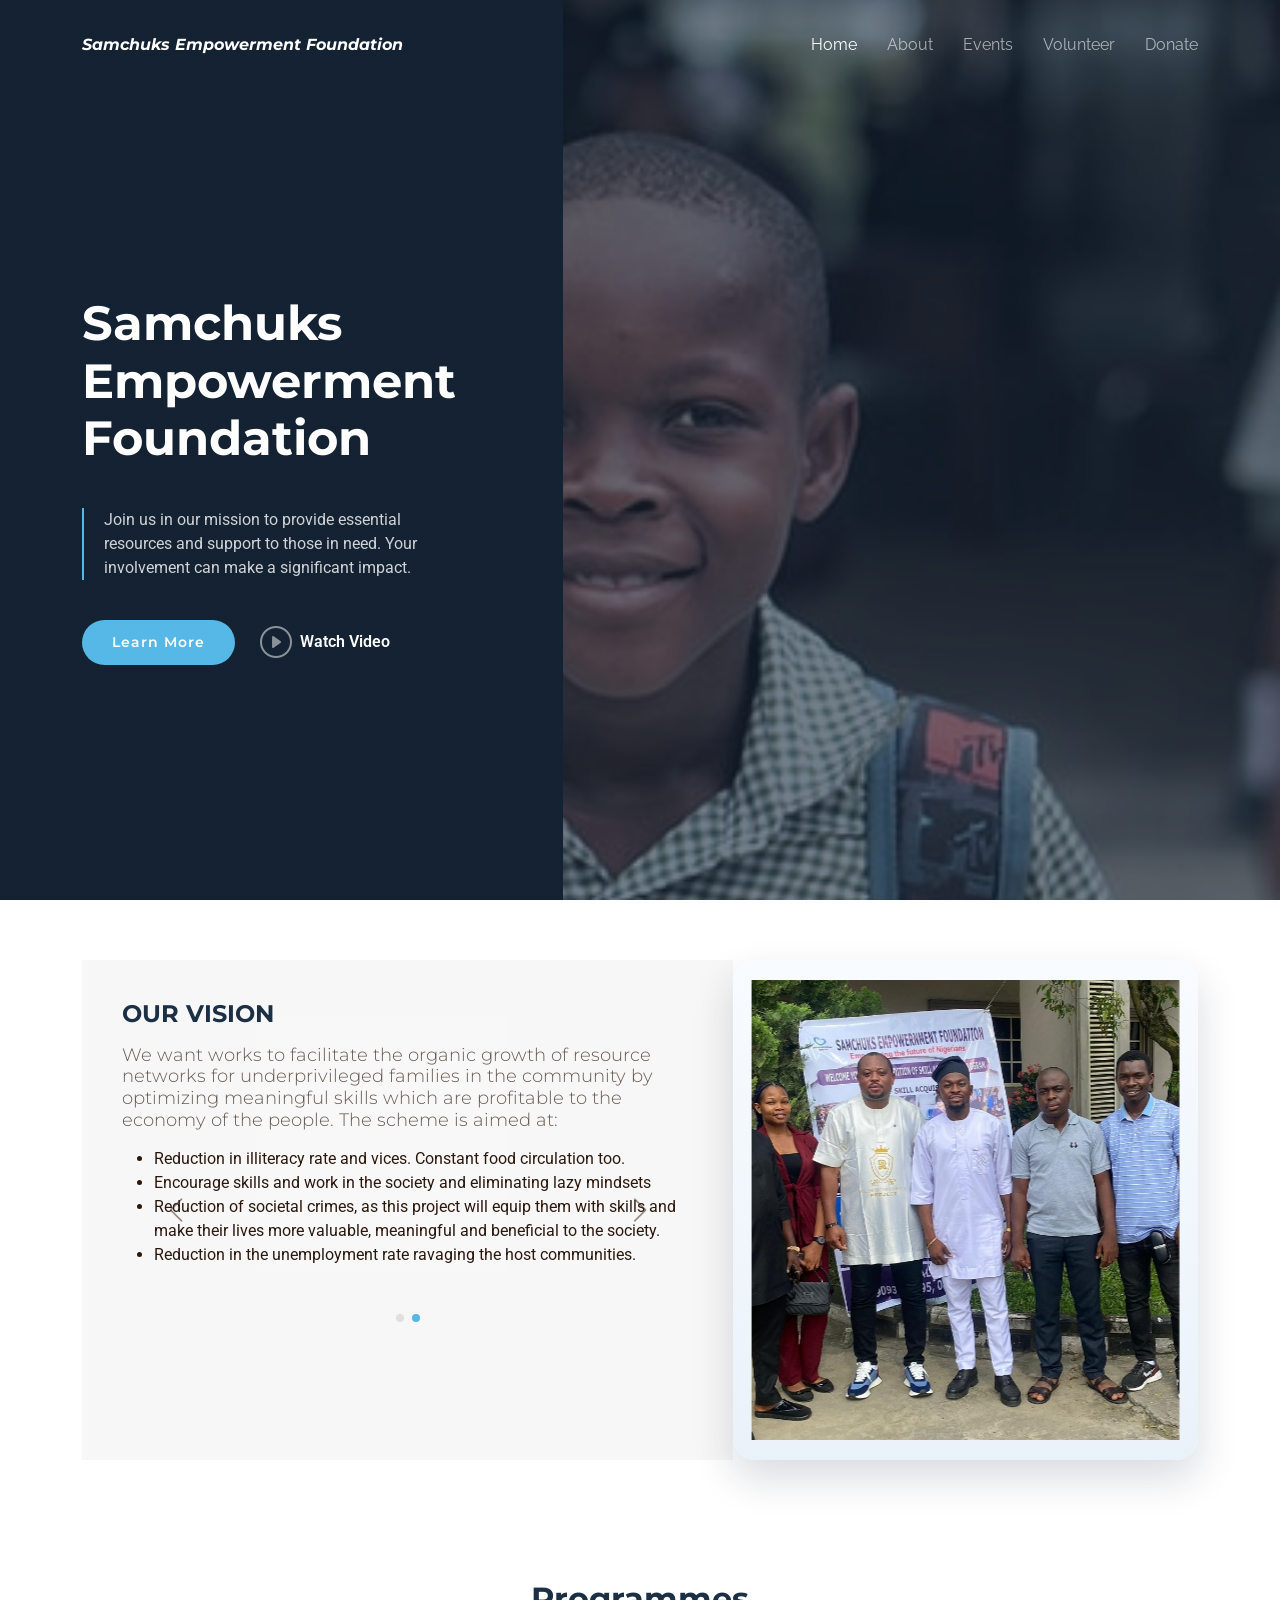
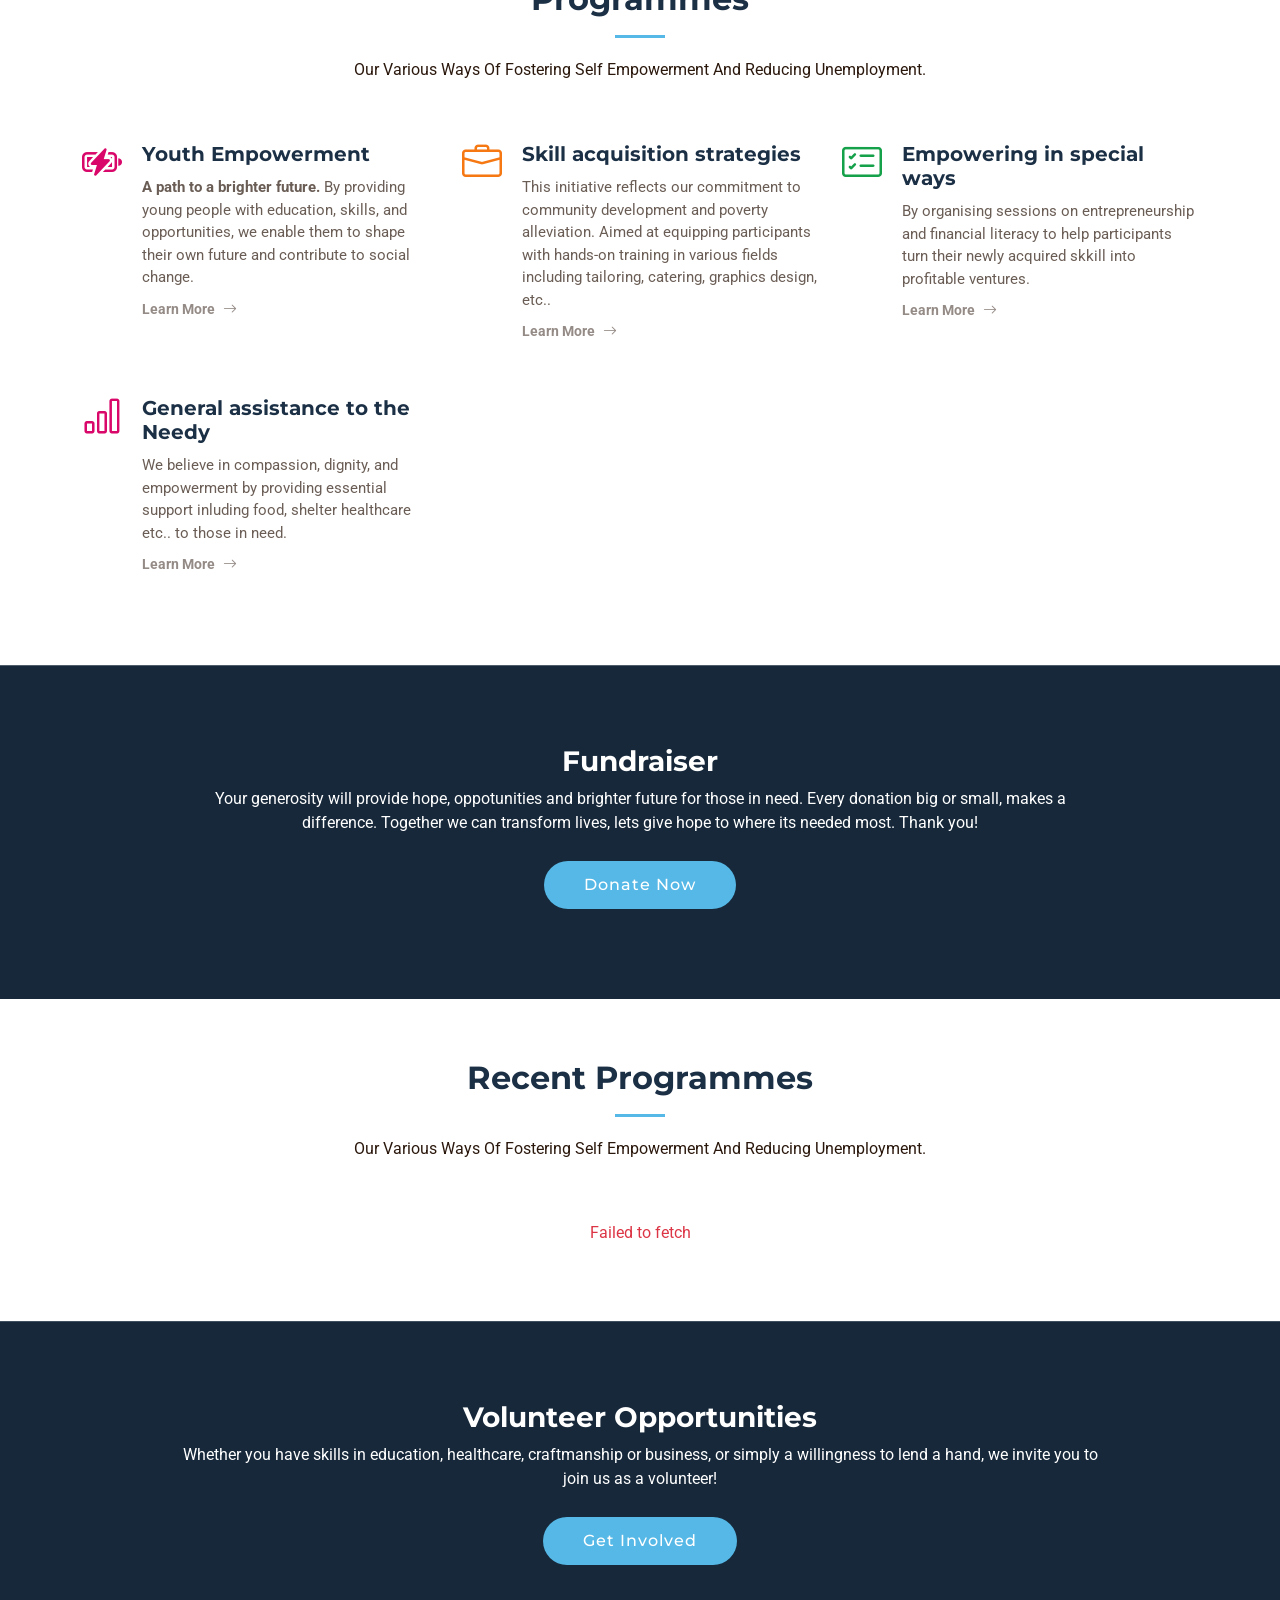
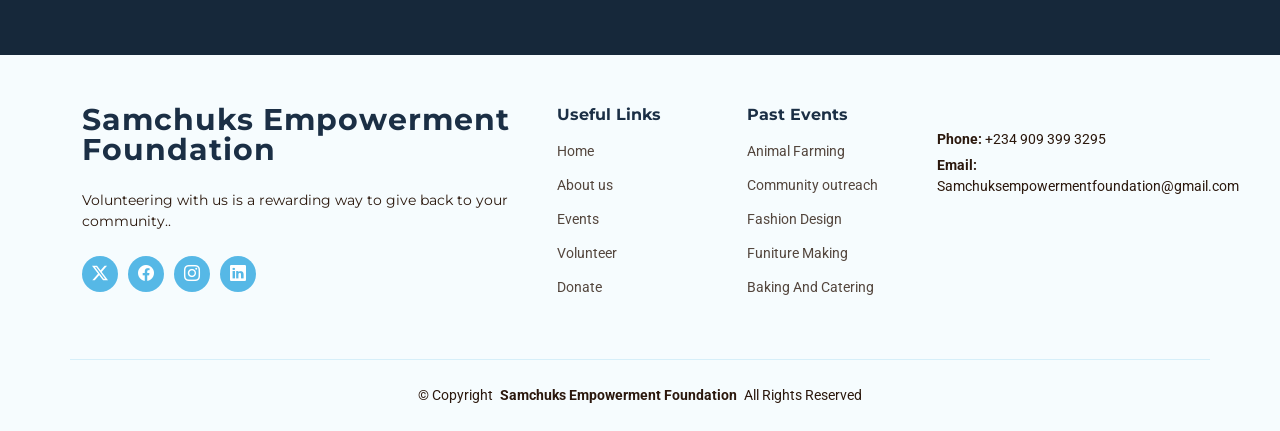
<file: index.html>
<!DOCTYPE html>
<html lang="en">

<head>
    <meta charset="utf-8">
    <meta content="width=device-width, initial-scale=1.0" name="viewport">
    <title>Samchuks Empowerment Foundation</title>
    <meta name="description" content="">
    <meta name="keywords" content="">
    <!-- Favicons -->
    <!-- <link href="assets/img/favicon.png" rel="icon">
  <link href="assets/img/apple-touch-icon.png" rel="apple-touch-icon"> -->

    <!-- Fonts -->
    <link href="https://fonts.googleapis.com" rel="preconnect">
    <link href="https://fonts.gstatic.com" rel="preconnect" crossorigin>
    <link
        href="https://fonts.googleapis.com/css2?family=Roboto:ital,wght@0,100;0,300;0,400;0,500;0,700;0,900;1,100;1,300;1,400;1,500;1,700;1,900&family=Montserrat:ital,wght@0,100;0,200;0,300;0,400;0,500;0,600;0,700;0,800;0,900;1,100;1,200;1,300;1,400;1,500;1,600;1,700;1,800;1,900&family=Raleway:ital,wght@0,100;0,200;0,300;0,400;0,500;0,600;0,700;0,800;0,900;1,100;1,200;1,300;1,400;1,500;1,600;1,700;1,800;1,900&display=swap"
        rel="stylesheet">

    <!-- Vendor CSS Files -->
    <link href="assets/vendor/bootstrap/css/bootstrap.min.css" rel="stylesheet">
    <link href="assets/vendor/bootstrap-icons/bootstrap-icons.css" rel="stylesheet">
    <link href="assets/vendor/aos/aos.css" rel="stylesheet">
    <link href="assets/vendor/glightbox/css/glightbox.min.css" rel="stylesheet">
    <link href="assets/vendor/swiper/swiper-bundle.min.css" rel="stylesheet">

    <!-- Main CSS File -->
    <link href="assets/css/main.css" rel="stylesheet">
</head>

<body>
    <header id="header" class="header d-flex align-items-center fixed-top">
        <div class="container-fluid container-xl position-relative d-flex align-items-center justify-content-between">

            <a href="index.html" class="logo d-flex align-items-center">
                <!-- Uncomment the line below if you also wish to use an image logo -->
                <!-- <img src="assets/img/logo.png" alt=""> -->
                <h1 class="sitename fst-italic d-lg-none" style="font-size: small;">
                    Samchuks Empowerment Foundation
                </h1>
                <h1 class="sitename fst-italic d-none d-lg-block fs-6">
                    Samchuks Empowerment Foundation
                </h1>
            </a>

            <nav id="navmenu" class="navmenu">
                <ul>
                    <li><a href="index.html" class="active">Home</a></li>
                    <li><a href="about.html">About</a></li>
                    <li><a href="events.html">Events</a></li>
                    <li><a href="volunteer.html">Volunteer</a></li>
                    <li><a href="donate.html">Donate</a></li>
                </ul>
                <i class="mobile-nav-toggle d-xl-none bi bi-list"></i>
            </nav>

        </div>
    </header>
    <main class="main">

        <!-- Hero Section -->
        <section id="hero" class="hero section dark-background">

            <img src="assets/img/new/hero-bg.jpg" alt="" data-aos="fade-in">

            <div class="container">
                <div class="row">
                    <div class="col-xl-4">
                        <h1 data-aos="fade-up">Samchuks Empowerment Foundation</h1>
                        <blockquote data-aos="fade-up" data-aos-delay="100">
                            <p>Join us in our mission to provide essential resources and support to those in need. Your
                                involvement can make a significant impact.</p>
                        </blockquote>
                        <div class="d-flex" data-aos="fade-up" data-aos-delay="200">
                            <a href="about.html" class="btn-get-started">Learn More</a>
                            <a href="assets/img/new/vid.mp4"
                                class="glightbox btn-watch-video d-flex align-items-center"><i
                                    class="bi bi-play-circle"></i><span>Watch
                                    Video</span></a>
                        </div>
                    </div>
                </div>
            </div>

        </section><!-- /Hero Section -->

        <!-- Why Us Section -->
        <section id="why-us" class="why-us section">

            <div class="container">

                <div class="row g-0">

                    <div class="col-xl-7 slides position-relative" data-aos="fade-up" data-aos-delay="200">

                        <div class="swiper init-swiper">
                            <script type="application/json" class="swiper-config">
              {
                "loop": true,
                "speed": 600,
                "autoplay": {
                  "delay": 5000
                },
                "slidesPerView": "auto",
                "centeredSlides": true,
                "pagination": {
                  "el": ".swiper-pagination",
                  "type": "bullets",
                  "clickable": true
                },
                "navigation": {
                  "nextEl": ".swiper-button-next",
                  "prevEl": ".swiper-button-prev"
                }
              }
            </script>
                            <div class="swiper-wrapper">

                                <div class="swiper-slide">
                                    <div class="item">
                                        <h3 class="mb-3">MISSION STATEMENT</h3>
                                        <h4 class="mb-3">We bring hope, resources and advocacy to the poor and most
                                            vulnerable among
                                            us regardless of faith, race, marital status or condition in life.
                                        </h4>
                                        <p>Our mission is to
                                            increase the opportunities for a younger section of our society who would
                                            otherwise be forgotten. We aim at saving lives and enhancing the society
                                            through training and supplies educated and skilled employees into the
                                            commercial world. It is positive both on the people being trained and the
                                            communities they reside.</p>
                                    </div>
                                </div><!-- End slide item -->

                                <div class="swiper-slide">
                                    <div class="item">
                                        <h3 class="mb-3">OUR VISION</h3>
                                        <h4 class="mb-3">We want works to facilitate the organic growth of resource
                                            networks
                                            for
                                            underprivileged families in the community by optimizing meaningful skills
                                            which are profitable to the economy of the people. The scheme is aimed at:
                                        </h4>
                                        <p>
                                        <ul>
                                            <li>Reduction in illiteracy rate and vices. Constant food circulation too.
                                            </li>
                                            <li>Encourage skills and work in the society and eliminating lazy mindsets
                                            </li>
                                            <li>Reduction of societal crimes, as this project will equip them with
                                                skills
                                                and
                                                make their lives more valuable, meaningful and beneficial to the
                                                society.
                                            </li>
                                            <li>Reduction in the unemployment rate ravaging the host communities.</li>
                                        </ul>
                                        </p>
                                    </div>
                                </div><!-- End slide item -->

                            </div>
                            <div class="swiper-pagination"></div>
                        </div>

                        <div class="swiper-button-prev"></div>
                        <div class="swiper-button-next"></div>
                    </div>
                    <div class="col-xl-5 img-bg aos-init aos-animate" data-aos="fade-up" data-aos-delay="100">
                        <img src="assets/img/new/vol.jpeg" alt="">
                    </div>
                </div>

            </div>

        </section><!-- /Why Us Section -->



        <!-- Services Section -->
        <section id="services" class="services section">

            <!-- Section Title -->
            <div class="container section-title" data-aos="fade-up">
                <h2>Programmes</h2>
                <p>Our Various Ways Of Fostering Self Empowerment And Reducing Unemployment.</p>
            </div><!-- End Section Title -->

            <div class="container">

                <div class="row gy-4">
                    <div class="col-lg-4 col-md-6 service-item d-flex" data-aos="fade-up" data-aos-delay="100">
                        <div class="icon flex-shrink-0"><i class="bi bi-battery-charging" style="color: #d90769;"></i>
                        </div>
                        <div>
                            <h4 class="title">Youth Empowerment</h4>
                            <p class="description"><strong>A path to a brighter future.</strong> By providing young
                                people
                                with education, skills, and opportunities, we enable them to shape their own future and
                                contribute to social change.</p>
                            <a href="#" class="readmore stretched-link"><span>Learn More</span><i
                                    class="bi bi-arrow-right"></i></a>
                        </div>
                    </div>
                    <!-- End Service Item -->
                    <div class="col-lg-4 col-md-6 service-item d-flex" data-aos="fade-up" data-aos-delay="100">
                        <div class="icon flex-shrink-0"><i class="bi bi-briefcase" style="color: #f57813;"></i></div>
                        <div>
                            <h4 class="title">Skill acquisition strategies</h4>
                            <p class="description">This initiative reflects our commitment to community development and
                                poverty alleviation. Aimed at equipping participants with hands-on training in various
                                fields including tailoring, catering, graphics design, etc..</p>
                            <a href="#" class="readmore stretched-link"><span>Learn More</span><i
                                    class="bi bi-arrow-right"></i></a>
                        </div>
                    </div>
                    <!-- End Service Item -->

                    <div class="col-lg-4 col-md-6 service-item d-flex" data-aos="fade-up" data-aos-delay="200">
                        <div class="icon flex-shrink-0"><i class="bi bi-card-checklist" style="color: #15a04a;"></i>
                        </div>
                        <div>
                            <h4 class="title">Empowering in special ways</h4>
                            <p class="description">By organising sessions on entrepreneurship and financial literacy to
                                help
                                participants turn their newly acquired skkill into profitable ventures.</p>
                            <a href="#" class="readmore stretched-link"><span>Learn More</span><i
                                    class="bi bi-arrow-right"></i></a>
                        </div>
                    </div><!-- End Service Item -->

                    <div class="col-lg-4 col-md-6 service-item d-flex" data-aos="fade-up" data-aos-delay="300">
                        <div class="icon flex-shrink-0"><i class="bi bi-bar-chart" style="color: #d90769;"></i></div>
                        <div>
                            <h4 class="title">General assistance to the Needy </h4>
                            <p class="description">We believe in compassion, dignity, and empowerment by providing
                                essential
                                support inluding food, shelter healthcare etc.. to those in need.</p>
                            <a href="#" class="readmore stretched-link"><span>Learn More</span><i
                                    class="bi bi-arrow-right"></i></a>
                        </div>
                    </div><!-- End Service Item -->


                </div>

            </div>

        </section><!-- /Services Section -->




        <!-- Call To Action Section -->
        <section id="call-to-action" class="call-to-action section dark-background">

            <img src="assets/img/cta-bg.jpg" alt="">

            <div class="container">
                <div class="row justify-content-center" data-aos="zoom-in" data-aos-delay="100">
                    <div class="col-xl-10">
                        <div class="text-center">
                            <h3>Fundraiser</h3>
                            <p>Your generosity will provide hope, oppotunities and brighter future for those in need.
                                Every
                                donation big or small, makes a difference. Together we can transform lives, lets give
                                hope
                                to where its needed most. Thank you!</p>
                            <a class="cta-btn" href="donate.html">Donate Now</a>
                        </div>
                    </div>
                </div>
            </div>

        </section><!-- /Call To Action Section -->

        <!-- Portfolio Details Section -->
        <section id="portfolio-details" class="portfolio-details section">
            <div class="container section-title" data-aos="fade-up">
                <h2>Recent Programmes</h2>
                <p>Our Various Ways Of Fostering Self Empowerment And Reducing Unemployment.</p>
            </div><!-- End Section Title -->
            <div id="homepage-events" data-event-list data-limit="3" data-featured="true"><p class="text-center">Loading events...</p></div>
        </section><!-- /Portfolio Details Section -->

        <!-- Call To Action Section -->
        <section id="call-to-action" class="call-to-action section dark-background">
            <img src="assets/img/new/vol.jpeg" alt="">
            <div class="container">
                <div class="row justify-content-center" data-aos="zoom-in" data-aos-delay="100">
                    <div class="col-xl-10">
                        <div class="text-center">
                            <h3>Volunteer Opportunities</h3>
                            <p>Whether you have skills in education, healthcare, craftmanship or business, or simply a
                                willingness to lend a hand, we invite you to join us as a volunteer!</p>
                            <a class="cta-btn" href="volunteer.html">Get Involved</a>
                        </div>
                    </div>
                </div>
            </div>
        </section><!-- /Call To Action Section -->
    </main>
    <footer id="footer" class="footer light-background">

        <div class="footer-top">
            <div class="container">
                <div class="row gy-4">
                    <div class="col-lg-5 col-md-12 footer-about">
                        <a href="index.html" class="logo d-flex align-items-center">
                            <span class="sitename">
                                Samchuks Empowerment Foundation
                            </span>
                        </a>
                        <p>Volunteering with us is a rewarding way to give back to your community..</p>
                        <div class="social-links d-flex mt-4">
                            <a href="javascript:void"><i class="bi bi-twitter-x"></i></a>
                            <a href="javascript:void"><i class="bi bi-facebook"></i></a>
                            <a href="javascript:void"><i class="bi bi-instagram"></i></a>
                            <a href="javascript:void"><i class="bi bi-linkedin"></i></a>
                        </div>
                    </div>

                    <div class="col-lg-2 col-6 footer-links">
                        <h4>Useful Links</h4>
                        <ul>
                            <li><a href="index.html">Home</a></li>
                            <li><a href="about.html">About us</a></li>
                            <li><a href="events.html">Events</a></li>
                            <li><a href="volunteer.html">Volunteer</a></li>
                            <li><a href="donate.html">Donate</a></li>
                        </ul>
                    </div>

                    <div class="col-lg-2 col-6 footer-links">
                        <h4>Past Events</h4>
                        <ul>
                            <li><a href="events.html#animal">Animal Farming</a></li>
                            <li><a href="events.html#outreach">Community outreach</a></li>
                            <li><a href="events.html#fashion">Fashion Design</a></li>
                            <li><a href="events.html#furniture">Funiture Making</a></li>
                            <li><a href="events.html#baking">Baking And Catering</a></li>
                        </ul>
                    </div>

                    <div class="col-lg-3 col-md-12 footer-contact text-center text-md-start">
                        <!-- <h4>Contact Us</h4>
                    <p>A108 Adam Street</p>
                    <p>New York, NY 535022</p>
                    <p>United States</p> -->
                        <p class="mt-4"><strong>Phone:</strong> <span>+234 909 399 3295</span></p>
                        <p><strong>Email:</strong> <span>Samchuksempowermentfoundation@gmail.com</span></p>
                    </div>

                </div>
            </div>
        </div>

        <div class="container copyright text-center">
            <p>© <span>Copyright</span> <strong class="px-1 sitename">
                    Samchuks Empowerment Foundation
                </strong> <span>All Rights Reserved</span></p>
        </div>

    </footer>

    <!-- Scroll Top -->
    <a href="#" id="scroll-top" class="scroll-top d-flex align-items-center justify-content-center"><i
            class="bi bi-arrow-up-short"></i></a>

    <!-- Preloader -->
    <div id="preloader"></div>

    <!-- Vendor JS Files -->
    <script src="assets/vendor/bootstrap/js/bootstrap.bundle.min.js"></script>
    <script src="assets/vendor/aos/aos.js"></script>
    <script src="assets/vendor/glightbox/js/glightbox.min.js"></script>
    <script src="assets/vendor/swiper/swiper-bundle.min.js"></script>
    <script src="assets/vendor/imagesloaded/imagesloaded.pkgd.min.js"></script>
    <script src="assets/vendor/isotope-layout/isotope.pkgd.min.js"></script>

    <!-- Main JS File -->
    <script src="assets/js/main.js"></script>
    <script src="assets/js/api-config.js"></script>
    <script src="assets/js/events.js"></script>

</body>

</html>
</file>
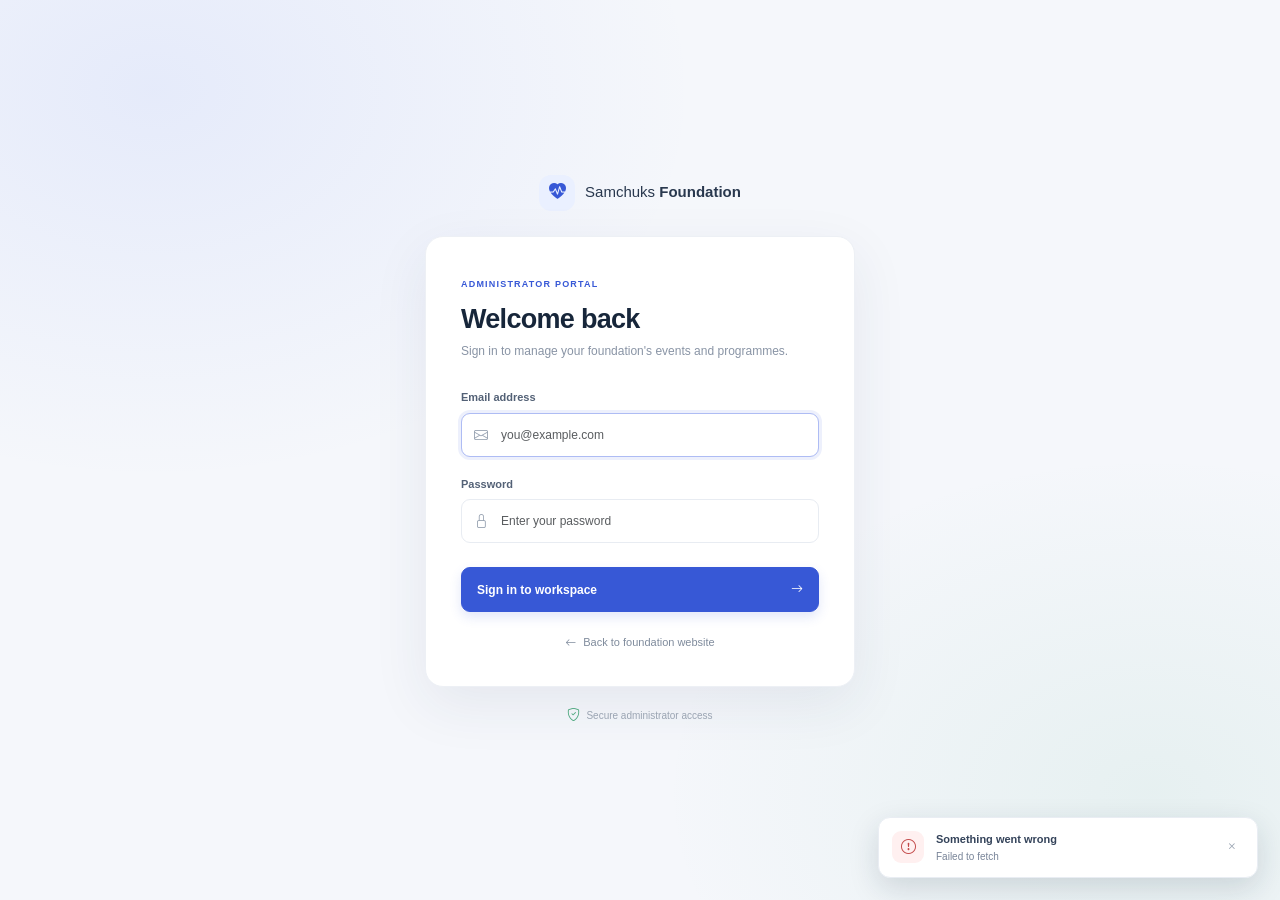
<file: admin/index.html>
<!doctype html>
<html lang="en">
<head>
  <meta charset="utf-8">
  <meta name="viewport" content="width=device-width, initial-scale=1">
  <meta name="theme-color" content="#f5f7fb">
  <title>Events workspace | Samchuks Empowerment Foundation</title>
  <link href="../assets/vendor/bootstrap/css/bootstrap.min.css" rel="stylesheet">
  <link href="../assets/vendor/bootstrap-icons/bootstrap-icons.min.css" rel="stylesheet">
  <link href="admin.css" rel="stylesheet">
</head>
<body class="admin-body">
  <section id="login-screen" class="login-screen d-none" aria-labelledby="login-title">
    <div class="login-brand">
      <span class="brand-mark"><i class="bi bi-heart-pulse-fill"></i></span>
      <span>Samchuks <strong>Foundation</strong></span>
    </div>
    <div class="login-card">
      <span class="eyebrow">ADMINISTRATOR PORTAL</span>
      <h1 id="login-title">Welcome back</h1>
      <p class="login-intro">Sign in to manage your foundation's events and programmes.</p>
      <form id="login-form">
        <label class="form-label" for="login-email">Email address</label>
        <div class="input-icon-wrap mb-3">
          <i class="bi bi-envelope"></i>
          <input class="form-control" id="login-email" type="email" autocomplete="username" placeholder="you@example.com" required>
        </div>
        <label class="form-label" for="login-password">Password</label>
        <div class="input-icon-wrap mb-4">
          <i class="bi bi-lock"></i>
          <input class="form-control" id="login-password" type="password" autocomplete="current-password" placeholder="Enter your password" required>
        </div>
        <button class="btn btn-primary w-100 login-submit" type="submit">
          <span>Sign in to workspace</span><i class="bi bi-arrow-right"></i>
        </button>
      </form>
      <a class="login-back-link" href="../index.html"><i class="bi bi-arrow-left"></i> Back to foundation website</a>
    </div>
    <p class="login-footnote"><i class="bi bi-shield-check"></i> Secure administrator access</p>
  </section>

  <div id="admin-app" class="admin-app d-none">
    <header class="topbar">
      <div class="topbar-brand">
        <button id="sidebar-toggle" class="icon-button sidebar-toggle" type="button" aria-label="Open navigation" aria-controls="admin-sidebar" aria-expanded="false">
          <i class="bi bi-list"></i>
        </button>
        <a class="brand-link" href="../index.html" aria-label="Samchuks Foundation home">
          <span class="brand-mark"><i class="bi bi-heart-pulse-fill"></i></span>
          <span class="brand-name">Samchuks <strong>Foundation</strong></span>
        </a>
      </div>
      <div class="topbar-actions">
        <a class="website-link" href="../index.html" target="_blank" rel="noopener"><i class="bi bi-box-arrow-up-right"></i><span>View website</span></a>
        <span class="topbar-divider"></span>
        <span class="admin-avatar" aria-hidden="true"><i class="bi bi-person"></i></span>
        <span id="admin-email" class="admin-email">Administrator</span>
        <button id="logout-button" class="btn btn-light logout-button" type="button"><i class="bi bi-box-arrow-right"></i><span>Sign out</span></button>
      </div>
    </header>

    <div class="admin-layout">
      <div id="sidebar-overlay" class="sidebar-overlay"></div>
      <aside id="admin-sidebar" class="sidebar" aria-label="Main navigation">
        <div class="sidebar-label">WORKSPACE</div>
        <nav class="sidebar-nav">
          <a class="sidebar-link" href="#overview">
            <i class="bi bi-grid-1x2"></i><span>Overview</span>
          </a>
          <a class="sidebar-link active" href="#events" aria-current="page">
            <i class="bi bi-calendar-event"></i><span>Events</span><span id="nav-event-count" class="nav-count">0</span>
          </a>
        </nav>
        <div class="sidebar-spacer"></div>
        <div class="sidebar-tip">
          <span class="tip-icon"><i class="bi bi-lightbulb"></i></span>
          <strong>Quick tip</strong>
          <p>Feature an event to highlight it on your homepage.</p>
        </div>
        <a class="sidebar-site-link" href="../index.html" target="_blank" rel="noopener">
          <i class="bi bi-globe2"></i><span>Open public website</span><i class="bi bi-arrow-up-right ms-auto"></i>
        </a>
        <div class="sidebar-footer">Samchuks Empowerment Foundation</div>
      </aside>

      <main id="dashboard" class="workspace">
        <section id="overview" class="welcome-row">
          <div>
            <div class="breadcrumb-label"><span>Workspace</span><i class="bi bi-chevron-right"></i><strong>Events</strong></div>
            <h1>Events</h1>
            <p class="page-subtitle">Create, organize, and publish your foundation's programmes.</p>
          </div>
          <button id="new-event-button" class="btn btn-primary add-event-button" type="button">
            <i class="bi bi-plus-lg"></i><span>Add new event</span>
          </button>
        </section>

        <section class="stats-grid" aria-label="Event summary">
          <article class="stat-card">
            <span class="stat-icon stat-icon-blue"><i class="bi bi-calendar2-week"></i></span>
            <div><span class="stat-label">Total events</span><strong id="stat-total" class="stat-value">—</strong></div>
            <span class="stat-note">In your workspace</span>
          </article>
          <article class="stat-card">
            <span class="stat-icon stat-icon-green"><i class="bi bi-check2-circle"></i></span>
            <div><span class="stat-label">Published</span><strong id="stat-published" class="stat-value">—</strong></div>
            <span class="stat-note">Visible to everyone</span>
          </article>
          <article class="stat-card">
            <span class="stat-icon stat-icon-amber"><i class="bi bi-file-earmark"></i></span>
            <div><span class="stat-label">Drafts</span><strong id="stat-drafts" class="stat-value">—</strong></div>
            <span class="stat-note">Not published yet</span>
          </article>
        </section>

        <section id="events" class="events-card" aria-labelledby="events-heading">
          <div class="events-card-header">
            <div>
              <h2 id="events-heading">All events</h2>
              <p>Manage the details and visibility of your programmes.</p>
            </div>
            <span id="results-count" class="results-count">Loading events…</span>
          </div>
          <div class="table-toolbar">
            <label class="search-box" for="event-search">
              <i class="bi bi-search"></i>
              <input id="event-search" type="search" placeholder="Search events..." autocomplete="off">
              <kbd>/</kbd>
            </label>
            <label class="filter-select-wrap" for="status-filter">
              <i class="bi bi-funnel"></i>
              <select id="status-filter" class="form-select" aria-label="Filter events by status">
                <option value="all">All statuses</option>
                <option value="published">Published</option>
                <option value="draft">Draft</option>
              </select>
            </label>
          </div>
          <div class="table-responsive">
            <table class="table event-table align-middle">
              <thead>
                <tr>
                  <th scope="col">Event</th>
                  <th scope="col">Category</th>
                  <th scope="col">Schedule</th>
                  <th scope="col">Visibility</th>
                  <th scope="col" class="text-end">Actions</th>
                </tr>
              </thead>
              <tbody id="events-table-body">
                <tr><td colspan="5"><div class="table-loading"><span class="loading-spinner"></span>Loading your events…</div></td></tr>
              </tbody>
            </table>
          </div>
          <div class="table-footer">
            <span id="table-summary">Your event records</span>
            <span><i class="bi bi-arrow-repeat"></i> Changes save to your database</span>
          </div>
        </section>
        <footer class="workspace-footer">© <span id="current-year"></span> Samchuks Empowerment Foundation</footer>
      </main>
    </div>
  </div>

  <dialog id="event-dialog" class="event-dialog" aria-labelledby="form-heading">
    <div class="dialog-header">
      <div>
        <span class="eyebrow">EVENT DETAILS</span>
        <h2 id="form-heading">Create an event</h2>
        <p>Fill in the information you want visitors to see.</p>
      </div>
      <button id="close-dialog-button" class="icon-button dialog-close" type="button" aria-label="Close editor"><i class="bi bi-x-lg"></i></button>
    </div>
    <form id="event-form">
      <input id="event-id" type="hidden">
      <div class="dialog-form-content">
        <div class="form-section-title"><span>01</span><strong>Event information</strong></div>
        <div class="row g-3">
          <div class="col-md-8">
            <label class="form-label" for="title">Event title <span class="required-mark">*</span></label>
            <input class="form-control" id="title" maxlength="180" placeholder="e.g. Community Outreach Programme" required>
          </div>
          <div class="col-md-4">
            <label class="form-label" for="slug">URL slug <span class="required-mark">*</span></label>
            <input class="form-control" id="slug" maxlength="180" placeholder="community-outreach" required>
            <div class="form-hint">Used in the event page URL.</div>
          </div>
          <div class="col-md-6">
            <label class="form-label" for="category">Category <span class="required-mark">*</span></label>
            <input class="form-control" id="category" maxlength="120" placeholder="Community Outreach" required>
          </div>
          <div class="col-md-6">
            <label class="form-label" for="event-date">Event date</label>
            <input class="form-control" id="event-date" type="date">
          </div>
          <div class="col-md-4">
            <label class="form-label" for="programme-year">Programme period</label>
            <input class="form-control" id="programme-year" placeholder="e.g. 2025">
          </div>
          <div class="col-md-4">
            <label class="form-label" for="participants">Participants</label>
            <input class="form-control" id="participants" placeholder="e.g. 50 beneficiaries">
          </div>
          <div class="col-md-4">
            <label class="form-label" for="duration">Duration</label>
            <input class="form-control" id="duration" placeholder="e.g. 6 months">
          </div>
          <div class="col-12">
            <label class="form-label" for="description">Description <span class="required-mark">*</span></label>
            <textarea class="form-control" id="description" rows="5" placeholder="Tell visitors about this programme..." required></textarea>
          </div>
        </div>

        <div class="form-section-title form-section-spaced"><span>02</span><strong>Event imagery</strong></div>
        <div class="row g-3">
          <div class="col-12">
            <label class="form-label" for="cover-image">Cover image path</label>
            <input class="form-control" id="cover-image" placeholder="assets/uploads/events/your-image.jpg">
          </div>
          <div class="col-12">
            <label class="form-label" for="gallery">Gallery image paths</label>
            <textarea class="form-control" id="gallery" rows="2" placeholder="Add one local image path per line"></textarea>
            <div class="form-hint">Maximum 4 unique images per event, including the cover image.</div>
          </div>
          <div class="col-12">
            <label class="form-label" for="image-upload">Upload images</label>
            <div class="upload-row">
              <input class="form-control" id="image-upload" type="file" accept="image/jpeg,image/png,image/webp" multiple>
              <button id="upload-button" class="btn btn-light upload-button" type="button">
                <i class="bi bi-cloud-arrow-up button-icon"></i>
                <span id="upload-button-label" class="button-label">Upload</span>
                <span class="button-loading-spinner button-spinner d-none" aria-hidden="true"></span>
              </button>
            </div>
            <div class="form-hint">JPEG, PNG, or WebP. Maximum 5 MB each; center-cropped to fill 1600 x 1200 WebP images.</div>
            <div id="image-preview-grid" class="image-preview-grid" aria-live="polite"></div>
            <div id="image-count-status" class="form-hint" aria-live="polite"></div>
          </div>
        </div>

        <div class="form-section-title form-section-spaced"><span>03</span><strong>Publishing</strong></div>
        <div class="publishing-options">
          <div class="publishing-field">
            <label class="form-label" for="status">Visibility</label>
            <select class="form-select" id="status">
              <option value="draft">Draft — only visible to admins</option>
              <option value="published">Published — visible on the website</option>
            </select>
          </div>
          <label class="featured-toggle" for="featured">
            <input class="form-check-input" id="featured" type="checkbox">
            <span><strong>Feature on homepage</strong><small>Highlight this event on the landing page.</small></span>
          </label>
        </div>
      </div>
      <div class="dialog-footer">
        <button id="cancel-event-button" class="btn btn-light" type="button">Cancel</button>
        <button id="save-event-button" class="btn btn-primary save-event-button" type="submit">
          <i class="bi bi-check2 button-icon"></i>
          <span id="save-event-label" class="button-label">Save event</span>
          <span class="button-loading-spinner button-spinner d-none" aria-hidden="true"></span>
        </button>
      </div>
    </form>
  </dialog>

  <dialog id="preview-dialog" class="event-dialog event-preview-dialog" aria-labelledby="preview-heading">
    <div class="dialog-header">
      <div>
        <span id="preview-status" class="status-pill status-draft">Draft — admin preview</span>
        <h2 id="preview-heading">Event preview</h2>
        <p>This preview is private and does not publish the event.</p>
      </div>
      <button id="close-preview-button" class="icon-button dialog-close" type="button" aria-label="Close preview"><i class="bi bi-x-lg"></i></button>
    </div>
    <div id="event-preview-content" class="event-preview-content"></div>
  </dialog>

  <div id="toast-region" class="toast-region" role="status" aria-live="polite" aria-atomic="false"></div>
  <script src="../assets/js/api-config.js"></script>
  <script src="admin.js"></script>
</body>
</html>
</file>
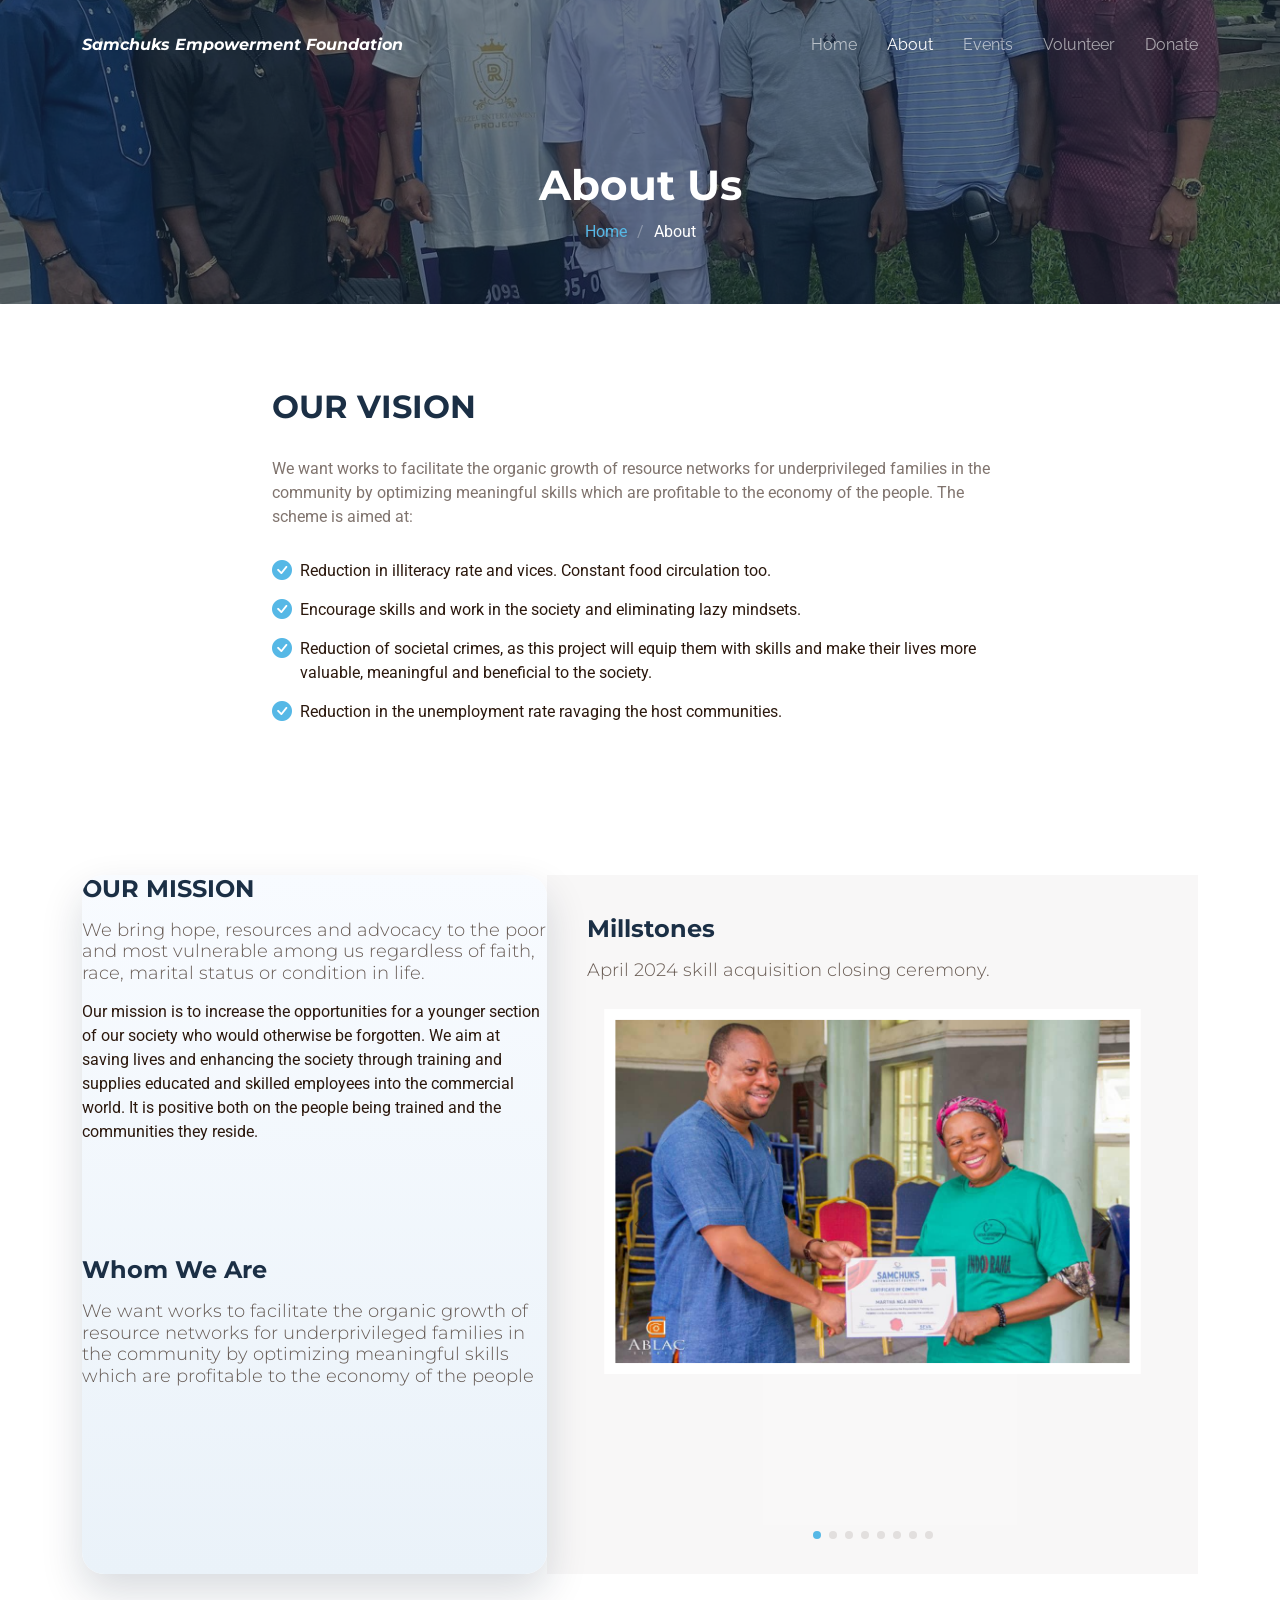
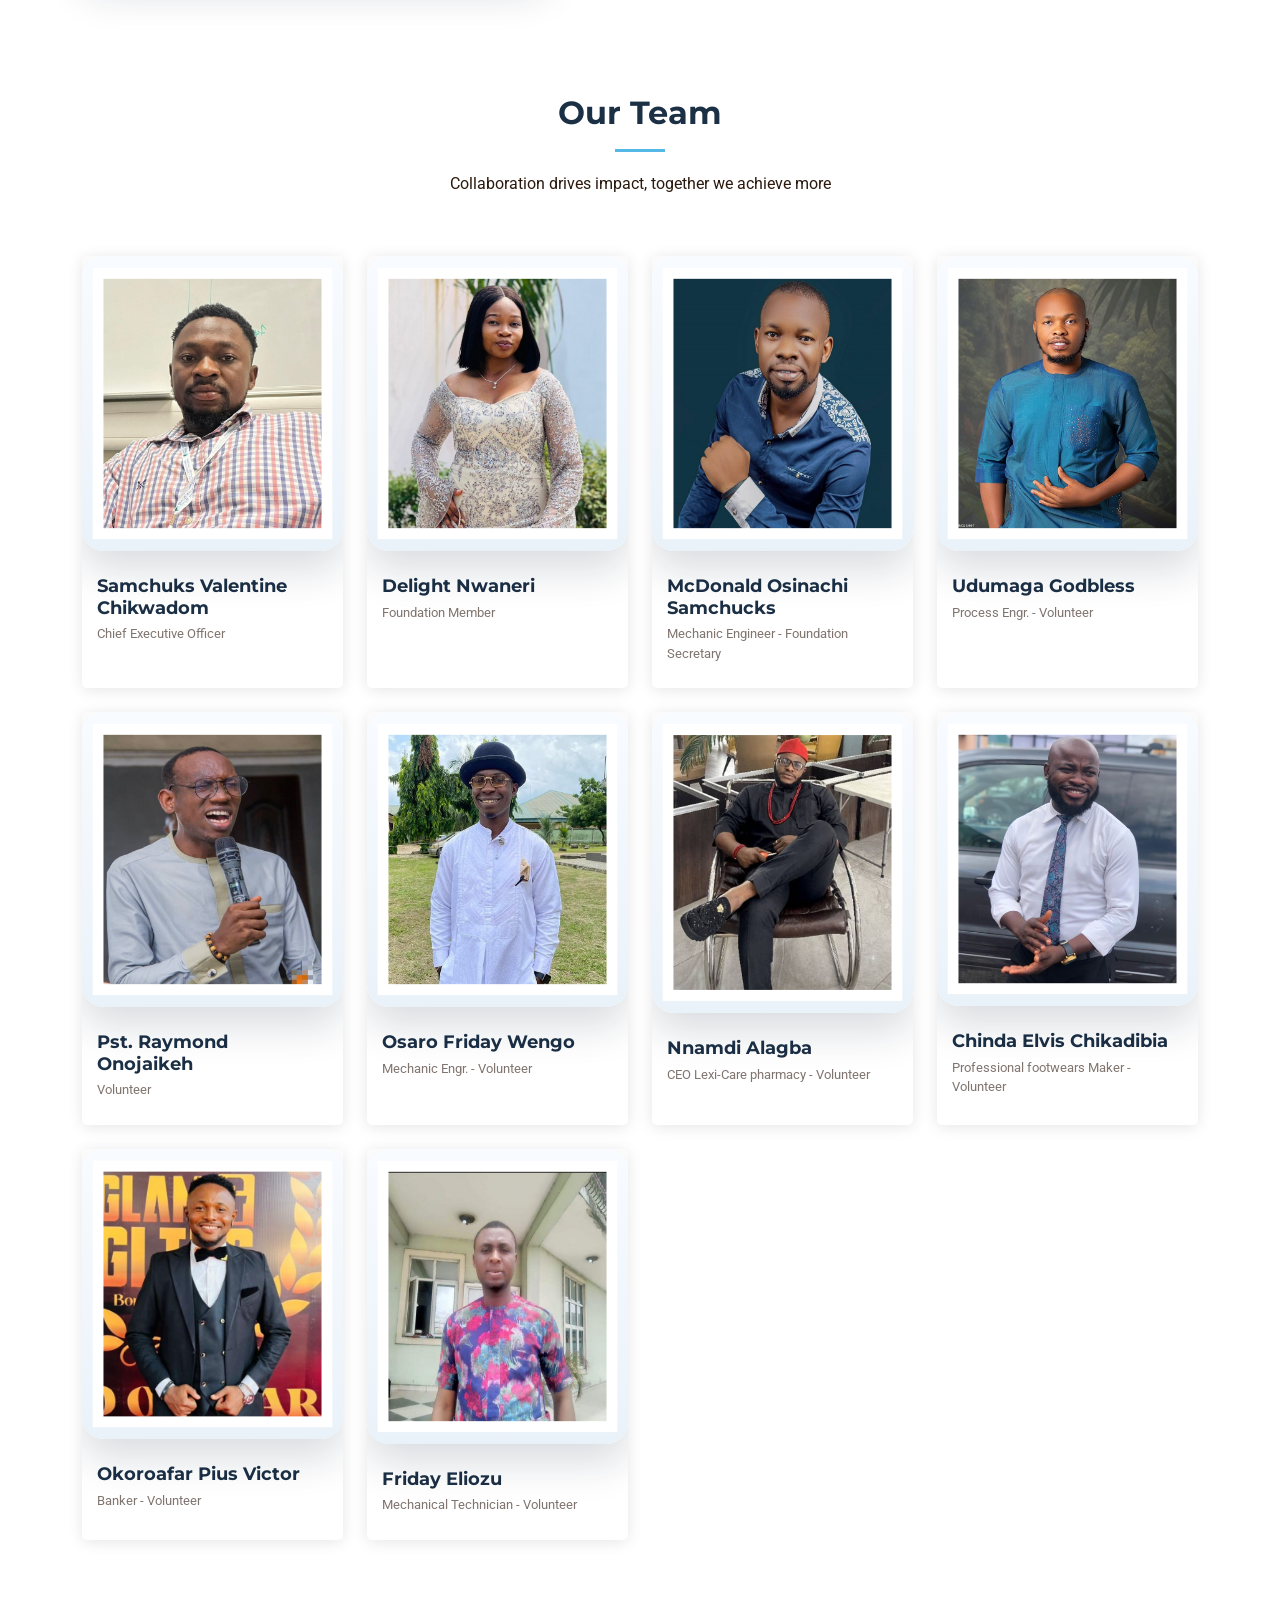
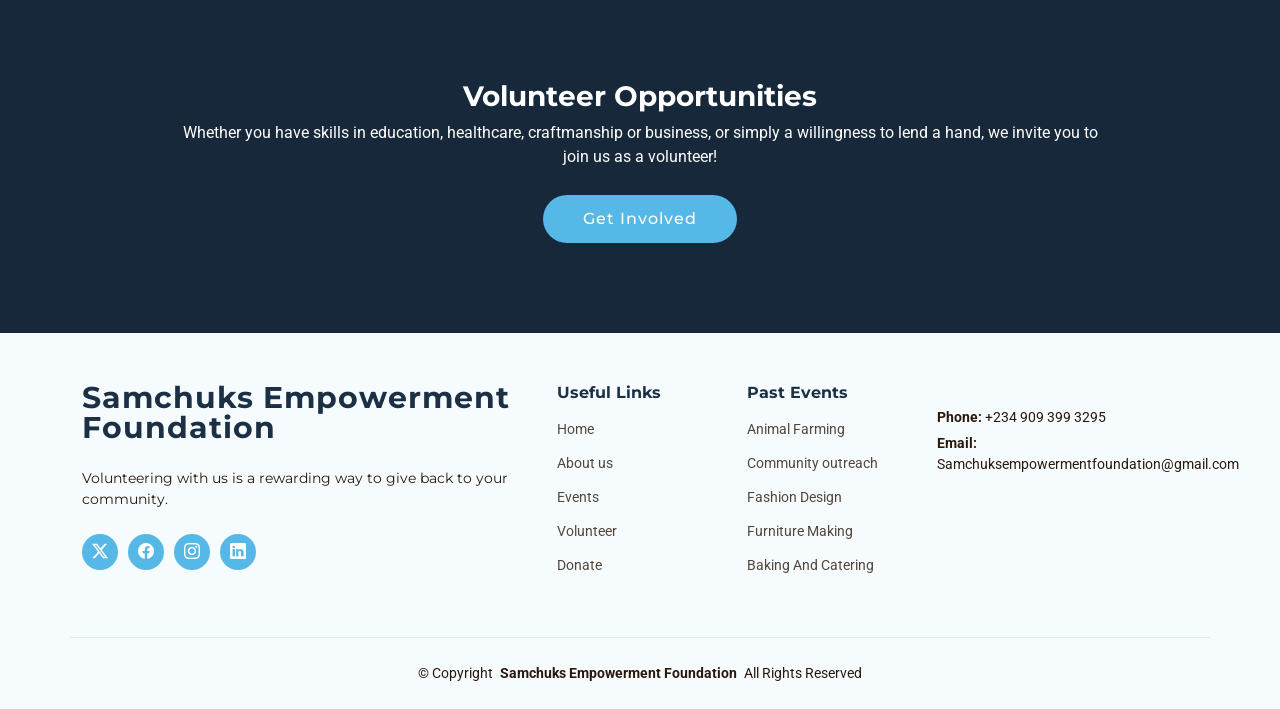
<file: about.html>
<!DOCTYPE html>
<html lang="en">

<head>
    <meta charset="utf-8">
    <meta content="width=device-width, initial-scale=1.0" name="viewport">
    <title>About | Samchuks Empowerment Foundation</title>
    <meta name="description" content="">
    <meta name="keywords" content="">

    <link href="https://fonts.googleapis.com" rel="preconnect">
    <link href="https://fonts.gstatic.com" rel="preconnect" crossorigin>
    <link
        href="https://fonts.googleapis.com/css2?family=Roboto:ital,wght@0,100;0,300;0,400;0,500;0,700;0,900;1,100;1,300;1,400;1,500;1,700;1,900&family=Montserrat:ital,wght@0,100;0,200;0,300;0,400;0,500;0,600;0,700;0,800;0,900;1,100;1,200;1,300;1,400;1,500;1,600;1,700;1,800;1,900&family=Raleway:ital,wght@0,100;0,200;0,300;0,400;0,500;0,600;0,700;0,800;0,900;1,100;1,200;1,300;1,400;1,500;1,600;1,700;1,800;1,900&display=swap"
        rel="stylesheet">

    <link href="assets/vendor/bootstrap/css/bootstrap.min.css" rel="stylesheet">
    <link href="assets/vendor/bootstrap-icons/bootstrap-icons.css" rel="stylesheet">
    <link href="assets/vendor/aos/aos.css" rel="stylesheet">
    <link href="assets/vendor/glightbox/css/glightbox.min.css" rel="stylesheet">
    <link href="assets/vendor/swiper/swiper-bundle.min.css" rel="stylesheet">

    <link href="assets/css/main.css" rel="stylesheet">
</head>

<body>
    <header id="header" class="header d-flex align-items-center fixed-top">
        <div class="container-fluid container-xl position-relative d-flex align-items-center justify-content-between">

            <a href="index.html" class="logo d-flex align-items-center">
                <h1 class="sitename fst-italic d-lg-none" style="font-size: small;">
                    Samchuks Empowerment Foundation
                </h1>
                <h1 class="sitename fst-italic d-none d-lg-block fs-6">
                    Samchuks Empowerment Foundation
                </h1>
            </a>

            <nav id="navmenu" class="navmenu">
                <ul>
                    <li><a href="index.html">Home</a></li>
                    <li><a href="about.html" class="active">About</a></li>
                    <li><a href="events.html">Events</a></li>
                    <li><a href="volunteer.html">Volunteer</a></li>
                    <li><a href="donate.html">Donate</a></li>
                </ul>
                <i class="mobile-nav-toggle d-xl-none bi bi-list"></i>
            </nav>

        </div>
    </header>

    <main class="main">

        <div class="page-title dark-background" data-aos="fade"
            style="background-image: url('assets/img/new/vol.jpeg');">
            <div class="container">
                <h1>About Us</h1>
                <nav class="breadcrumbs">
                    <ol>
                        <li><a href="index.html">Home</a></li>
                        <li class="current">About</li>
                    </ol>
                </nav>
            </div>
        </div>

        <section id="about" class="about section">
            <div class="container">
                <div class="row gy-4" data-aos="fade-up" data-aos-delay="100">
                    <div class="col-lg-8 offset-lg-2" data-aos="fade-up" data-aos-delay="200">
                        <div class="content"><br>
                            <h3>OUR VISION</h3>
                            <p>
                                We want works to facilitate the organic growth of resource networks for
                                underprivileged families in the community by optimizing meaningful skills
                                which are profitable to the economy of the people. The scheme is aimed at:
                            </p>
                            <ul>
                                <li><i class="bi bi-check-circle-fill"></i> <span>Reduction in illiteracy rate and
                                        vices.
                                        Constant food circulation too.</span></li>
                                <li><i class="bi bi-check-circle-fill"></i> <span>Encourage skills and work in the
                                        society
                                        and eliminating lazy mindsets.</span></li>
                                <li><i class="bi bi-check-circle-fill"></i> <span>Reduction of societal crimes, as this
                                        project will equip them with skills and
                                        make their lives more valuable, meaningful and beneficial to the society.</span>
                                </li>
                                <li><i class="bi bi-check-circle-fill"></i> <span>Reduction in the unemployment rate
                                        ravaging the host communities.</span></li>
                            </ul>
                        </div>
                    </div>
                </div>

            </div>

        </section>

        <section id="why-us" class="why-us section">

            <div class="container">
                <div class="row g-0">
                    <div class="col-xl-5 img-bg" data-aos="fade-up" data-aos-delay="100">
                        <div class="item">
                            <h3 class="mb-3">OUR MISSION</h3>
                            <h4 class="mb-3">We bring hope, resources and advocacy to the poor and most vulnerable among
                                us regardless of faith, race, marital status or condition in life.
                            </h4>
                            <p>Our mission is to
                                increase the opportunities for a younger section of our society who would
                                otherwise be forgotten. We aim at saving lives and enhancing the society
                                through training and supplies educated and skilled employees into the
                                commercial world. It is positive both on the people being trained and the
                                communities they reside.</p>
                        </div><br><br><br><br>
                        <div class="item">
                            <h3 class="mb-3">Whom We Are</h3>
                            <h4 class="mb-3">We want works to facilitate the organic growth of resource networks for
                                underprivileged families in the community by optimizing meaningful skills
                                which are profitable to the economy of the people</h4>
                            <p></p>
                        </div>
                        <br><br>
                    </div>

                    <div class="col-xl-7 slides position-relative" data-aos="fade-up" data-aos-delay="200">

                        <div class="swiper init-swiper">
                            <script type="application/json" class="swiper-config">
              {
                "loop": true,
                "speed": 600,
                "autoplay": {
                  "delay": 5000
                },
                "slidesPerView": "auto",
                "centeredSlides": true,
                "pagination": {
                  "el": ".swiper-pagination",
                  "type": "bullets",
                  "clickable": true
                },
                "navigation": {
                  "nextEl": ".swiper-button-next",
                  "prevEl": ".swiper-button-prev"
                }
              }
            </script>
                            <div class="swiper-wrapper">

                                <div class="swiper-slide">
                                    <div class="item">
                                        <h3 class="mb-3">Millstones</h3>
                                        <h4 class="mb-3">April 2024 skill acquisition closing ceremony.</h4>
                                        <img src="assets/img/new/cert2.jpeg" class="img-fluid" alt="">
                                    </div>
                                </div>

                                <div class="swiper-slide">
                                    <div class="item">
                                        <h3 class="mb-3">Millstones</h3>
                                        <h4 class="mb-3">April 2024 skill acquisition closing ceremony.</h4>
                                        <img src="assets/img/new/mill11.jpeg" class="img-fluid" alt="">
                                    </div>
                                </div>

                                <div class="swiper-slide">
                                    <div class="item">
                                        <h3 class="mb-3">Millstones</h3>
                                        <h4 class="mb-3">April 2024 skill acquisition closing ceremony.</h4>
                                        <img src="assets/img/new/mill5.jpeg" class="img-fluid" alt="">
                                    </div>
                                </div>

                                <div class="swiper-slide">
                                    <div class="item">
                                        <h3 class="mb-3">Millstones</h3>
                                        <h4 class="mb-3">April 2024 skill acquisition closing ceremony.</h4>
                                        <img src="assets/img/new/mil3.jpeg" class="img-fluid" alt="">
                                    </div>
                                </div>

                                <div class="swiper-slide">
                                    <div class="item">
                                        <h3 class="mb-3">Millstones</h3>
                                        <h4 class="mb-3">April 2024 skill acquisition closing ceremony.</h4>
                                        <img src="assets/img/new/mil4.jpeg" class="img-fluid" alt="">
                                    </div>
                                </div>
                                <div class="swiper-slide">
                                    <div class="item">
                                        <h3 class="mb-3">Millstones</h3>
                                        <h4 class="mb-3">April 2024 skill acquisition closing ceremony.</h4>
                                        <img src="assets/img/new/funny3.jpeg" class="img-fluid" alt="">
                                    </div>
                                </div>
                                <div class="swiper-slide">
                                    <div class="item">
                                        <h3 class="mb-3">Millstones</h3>
                                        <h4 class="mb-3">April 2024 skill acquisition closing ceremony.</h4>
                                        <img src="assets/img/new/event.jpeg" class="img-fluid" alt="">
                                    </div>
                                </div>
                                <div class="swiper-slide">
                                    <div class="item">
                                        <h3 class="mb-3">Millstones</h3>
                                        <h4 class="mb-3">April 2024 skill acquisition opening ceremony.</h4>
                                        <img src="assets/img/new/all1.jpeg" class="img-fluid" alt="">
                                    </div>
                                </div>

                            </div>
                            <div class="swiper-pagination"></div>
                        </div>

                        <div class="swiper-button-prev"></div>
                        <div class="swiper-button-next"></div>
                    </div>

                </div>

            </div>

        </section>

        <section id="team" class="team section">

            <div class="container section-title" data-aos="fade-up">
                <h2>Our Team</h2>
                <p>Collaboration drives impact, together we achieve more</p>
            </div>

            <div class="container">

                <div class="row gy-4">

                    <div class="col-lg-3 col-md-6 d-flex align-items-stretch" data-aos="fade-up" data-aos-delay="100">
                        <div class="team-member">
                            <div class="member-img">
                                <img src="assets/img/new/ceo.jpeg" class="img-fluid" alt="">
                                <div class="social">
                                    <a href="javascript:void(0)"><i class="bi bi-twitter-x"></i></a>
                                    <a href="javascript:void(0)"><i class="bi bi-facebook"></i></a>
                                    <a href="javascript:void(0)"><i class="bi bi-instagram"></i></a>
                                    <a href="javascript:void(0)"><i class="bi bi-linkedin"></i></a>
                                </div>
                            </div>
                            <div class="member-info">
                                <h4>Samchuks Valentine Chikwadom</h4>
                                <span>Chief Executive Officer</span>
                            </div>
                        </div>
                    </div>

                    <div class="col-lg-3 col-md-6 d-flex align-items-stretch" data-aos="fade-up" data-aos-delay="200">
                        <div class="team-member">
                            <div class="member-img">
                                <img src="assets/img/new/team2.jpeg" class="img-fluid" alt="">
                                <div class="social">
                                    <a href="javascript:void(0)"><i class="bi bi-twitter-x"></i></a>
                                    <a href="javascript:void(0)"><i class="bi bi-facebook"></i></a>
                                    <a href="javascript:void(0)"><i class="bi bi-instagram"></i></a>
                                    <a href="javascript:void(0)"><i class="bi bi-linkedin"></i></a>
                                </div>
                            </div>
                            <div class="member-info">
                                <h4>Delight Nwaneri</h4>
                                <span>Foundation Member</span>
                            </div>
                        </div>
                    </div>

                    <div class="col-lg-3 col-md-6 d-flex align-items-stretch" data-aos="fade-up" data-aos-delay="200">
                        <div class="team-member">
                            <div class="member-img">
                                <img src="assets/img/new/team6.jpeg" class="img-fluid" alt="">
                                <div class="social">
                                    <a href="javascript:void(0)"><i class="bi bi-twitter-x"></i></a>
                                    <a href="javascript:void(0)"><i class="bi bi-facebook"></i></a>
                                    <a href="javascript:void(0)"><i class="bi bi-instagram"></i></a>
                                    <a href="javascript:void(0)"><i class="bi bi-linkedin"></i></a>
                                </div>
                            </div>
                            <div class="member-info">
                                <h4>McDonald Osinachi Samchucks</h4>
                                <span>Mechanic Engineer - Foundation Secretary</span>
                            </div>
                        </div>
                    </div>

                    <div class="col-lg-3 col-md-6 d-flex align-items-stretch" data-aos="fade-up" data-aos-delay="200">
                        <div class="team-member">
                            <div class="member-img">
                                <img src="assets/img/new/team3.jpeg" class="img-fluid" alt="">
                                <div class="social">
                                    <a href="javascript:void(0)"><i class="bi bi-twitter-x"></i></a>
                                    <a href="javascript:void(0)"><i class="bi bi-facebook"></i></a>
                                    <a href="javascript:void(0)"><i class="bi bi-instagram"></i></a>
                                    <a href="javascript:void(0)"><i class="bi bi-linkedin"></i></a>
                                </div>
                            </div>
                            <div class="member-info">
                                <h4>Udumaga Godbless</h4>
                                <span>Process Engr. - Volunteer</span>
                            </div>
                        </div>
                    </div>

                    <div class="col-lg-3 col-md-6 d-flex align-items-stretch" data-aos="fade-up" data-aos-delay="200">
                        <div class="team-member">
                            <div class="member-img">
                                <img src="assets/img/new/team1.jpeg" class="img-fluid" alt="">
                                <div class="social">
                                    <a href="javascript:void(0)"><i class="bi bi-twitter-x"></i></a>
                                    <a href="javascript:void(0)"><i class="bi bi-facebook"></i></a>
                                    <a href="javascript:void(0)"><i class="bi bi-instagram"></i></a>
                                    <a href="javascript:void(0)"><i class="bi bi-linkedin"></i></a>
                                </div>
                            </div>
                            <div class="member-info">
                                <h4>Pst. Raymond Onojaikeh</h4>
                                <span>Volunteer</span>
                            </div>
                        </div>
                    </div>

                    <div class="col-lg-3 col-md-6 d-flex align-items-stretch" data-aos="fade-up" data-aos-delay="200">
                        <div class="team-member">
                            <div class="member-img">
                                <img src="assets/img/new/team.jpeg" class="img-fluid" alt="">
                                <div class="social">
                                    <a href="javascript:void(0)"><i class="bi bi-twitter-x"></i></a>
                                    <a href="javascript:void(0)"><i class="bi bi-facebook"></i></a>
                                    <a href="javascript:void(0)"><i class="bi bi-instagram"></i></a>
                                    <a href="javascript:void(0)"><i class="bi bi-linkedin"></i></a>
                                </div>
                            </div>
                            <div class="member-info">
                                <h4>Osaro Friday Wengo</h4>
                                <span>Mechanic Engr. - Volunteer</span>
                            </div>
                        </div>
                    </div>

                    <div class="col-lg-3 col-md-6 d-flex align-items-stretch" data-aos="fade-up" data-aos-delay="200">
                        <div class="team-member">
                            <div class="member-img">
                                <img src="assets/img/new/team5.jpeg" class="img-fluid" alt="">
                                <div class="social">
                                    <a href="javascript:void(0)"><i class="bi bi-twitter-x"></i></a>
                                    <a href="javascript:void(0)"><i class="bi bi-facebook"></i></a>
                                    <a href="javascript:void(0)"><i class="bi bi-instagram"></i></a>
                                    <a href="javascript:void(0)"><i class="bi bi-linkedin"></i></a>
                                </div>
                            </div>
                            <div class="member-info">
                                <h4>Nnamdi Alagba</h4>
                                <span>CEO Lexi-Care pharmacy - Volunteer</span>
                            </div>
                        </div>
                    </div>

                    <div class="col-lg-3 col-md-6 d-flex align-items-stretch" data-aos="fade-up" data-aos-delay="200">
                        <div class="team-member">
                            <div class="member-img">
                                <img src="assets/img/new/team4.jpeg" class="img-fluid" alt="">
                                <div class="social">
                                    <a href="javascript:void(0)"><i class="bi bi-twitter-x"></i></a>
                                    <a href="javascript:void(0)"><i class="bi bi-facebook"></i></a>
                                    <a href="javascript:void(0)"><i class="bi bi-instagram"></i></a>
                                    <a href="javascript:void(0)"><i class="bi bi-linkedin"></i></a>
                                </div>
                            </div>
                            <div class="member-info">
                                <h4>Chinda Elvis Chikadibia</h4>
                                <span>Professional footwears Maker - Volunteer</span>
                            </div>
                        </div>
                    </div>

                    <div class="col-lg-3 col-md-6 d-flex align-items-stretch" data-aos="fade-up" data-aos-delay="200">
                        <div class="team-member">
                            <div class="member-img">
                                <img src="assets/img/new/team7.jpeg" class="img-fluid" alt="">
                                <div class="social">
                                    <a href="javascript:void(0)"><i class="bi bi-twitter-x"></i></a>
                                    <a href="javascript:void(0)"><i class="bi bi-facebook"></i></a>
                                    <a href="javascript:void(0)"><i class="bi bi-instagram"></i></a>
                                    <a href="javascript:void(0)"><i class="bi bi-linkedin"></i></a>
                                </div>
                            </div>
                            <div class="member-info">
                                <h4>Okoroafar Pius Victor</h4>
                                <span>Banker - Volunteer</span>
                            </div>
                        </div>
                    </div>

                    <div class="col-lg-3 col-md-6 d-flex align-items-stretch" data-aos="fade-up" data-aos-delay="200">
                        <div class="team-member">
                            <div class="member-img">
                                <img src="assets/img/new/team8.jpeg" class="img-fluid" alt="">
                                <div class="social">
                                    <a href="javascript:void(0)"><i class="bi bi-twitter-x"></i></a>
                                    <a href="javascript:void(0)"><i class="bi bi-facebook"></i></a>
                                    <a href="javascript:void(0)"><i class="bi bi-instagram"></i></a>
                                    <a href="javascript:void(0)"><i class="bi bi-linkedin"></i></a>
                                </div>
                            </div>
                            <div class="member-info">
                                <h4>Friday Eliozu</h4>
                                <span>Mechanical Technician - Volunteer</span>
                            </div>
                        </div>
                    </div>
                </div>

            </div>

        </section>

        <section id="call-to-action" class="call-to-action section dark-background">

            <img src="assets/img/new/vol.jpeg" alt="">

            <div class="container">
                <div class="row justify-content-center" data-aos="zoom-in" data-aos-delay="100">
                    <div class="col-xl-10">
                        <div class="text-center">
                            <h3>Volunteer Opportunities</h3>
                            <p>Whether you have skills in education, healthcare, craftmanship or business, or simply a
                                willingness to lend a hand, we invite you to join us as a volunteer!</p>
                            <a class="cta-btn" href="volunteer.html">Get Involved</a>
                        </div>
                    </div>
                </div>
            </div>

        </section>
    </main>

    <footer id="footer" class="footer light-background">

        <div class="footer-top">
            <div class="container">
                <div class="row gy-4">
                    <div class="col-lg-5 col-md-12 footer-about">
                        <a href="index.html" class="logo d-flex align-items-center">
                            <span class="sitename">
                                Samchuks Empowerment Foundation
                            </span>
                        </a>
                        <p>Volunteering with us is a rewarding way to give back to your community.</p>
                        <div class="social-links d-flex mt-4">
                            <a href="javascript:void(0)"><i class="bi bi-twitter-x"></i></a>
                            <a href="javascript:void(0)"><i class="bi bi-facebook"></i></a>
                            <a href="javascript:void(0)"><i class="bi bi-instagram"></i></a>
                            <a href="javascript:void(0)"><i class="bi bi-linkedin"></i></a>
                        </div>
                    </div>

                    <div class="col-lg-2 col-6 footer-links">
                        <h4>Useful Links</h4>
                        <ul>
                            <li><a href="index.html">Home</a></li>
                            <li><a href="about.html">About us</a></li>
                            <li><a href="events.html">Events</a></li>
                            <li><a href="volunteer.html">Volunteer</a></li>
                            <li><a href="donate.html">Donate</a></li>
                        </ul>
                    </div>

                    <div class="col-lg-2 col-6 footer-links">
                        <h4>Past Events</h4>
                        <ul>
                            <li><a href="events.html#animal">Animal Farming</a></li>
                            <li><a href="events.html#outreach">Community outreach</a></li>
                            <li><a href="events.html#fashion">Fashion Design</a></li>
                            <li><a href="events.html#furniture">Furniture Making</a></li>
                            <li><a href="events.html#baking">Baking And Catering</a></li>
                        </ul>
                    </div>

                    <div class="col-lg-3 col-md-12 footer-contact text-center text-md-start">
                        <p class="mt-4"><strong>Phone:</strong> <span>+234 909 399 3295</span></p>
                        <p><strong>Email:</strong> <span>Samchuksempowermentfoundation@gmail.com</span></p>
                    </div>

                </div>
            </div>
        </div>

        <div class="container copyright text-center">
            <p>© <span>Copyright</span> <strong class="px-1 sitename">
                    Samchuks Empowerment Foundation
                </strong> <span>All Rights Reserved</span></p>
        </div>

    </footer>

    <a href="#" id="scroll-top" class="scroll-top d-flex align-items-center justify-content-center"><i
            class="bi bi-arrow-up-short"></i></a>

    <div id="preloader"></div>

    <script src="assets/vendor/bootstrap/js/bootstrap.bundle.min.js"></script>
    <script src="assets/vendor/aos/aos.js"></script>
    <script src="assets/vendor/glightbox/js/glightbox.min.js"></script>
    <script src="assets/vendor/swiper/swiper-bundle.min.js"></script>
    <script src="assets/vendor/imagesloaded/imagesloaded.pkgd.min.js"></script>
    <script src="assets/vendor/isotope-layout/isotope.pkgd.min.js"></script>
    <script src="assets/js/main.js"></script>

</body>

</html>
</file>
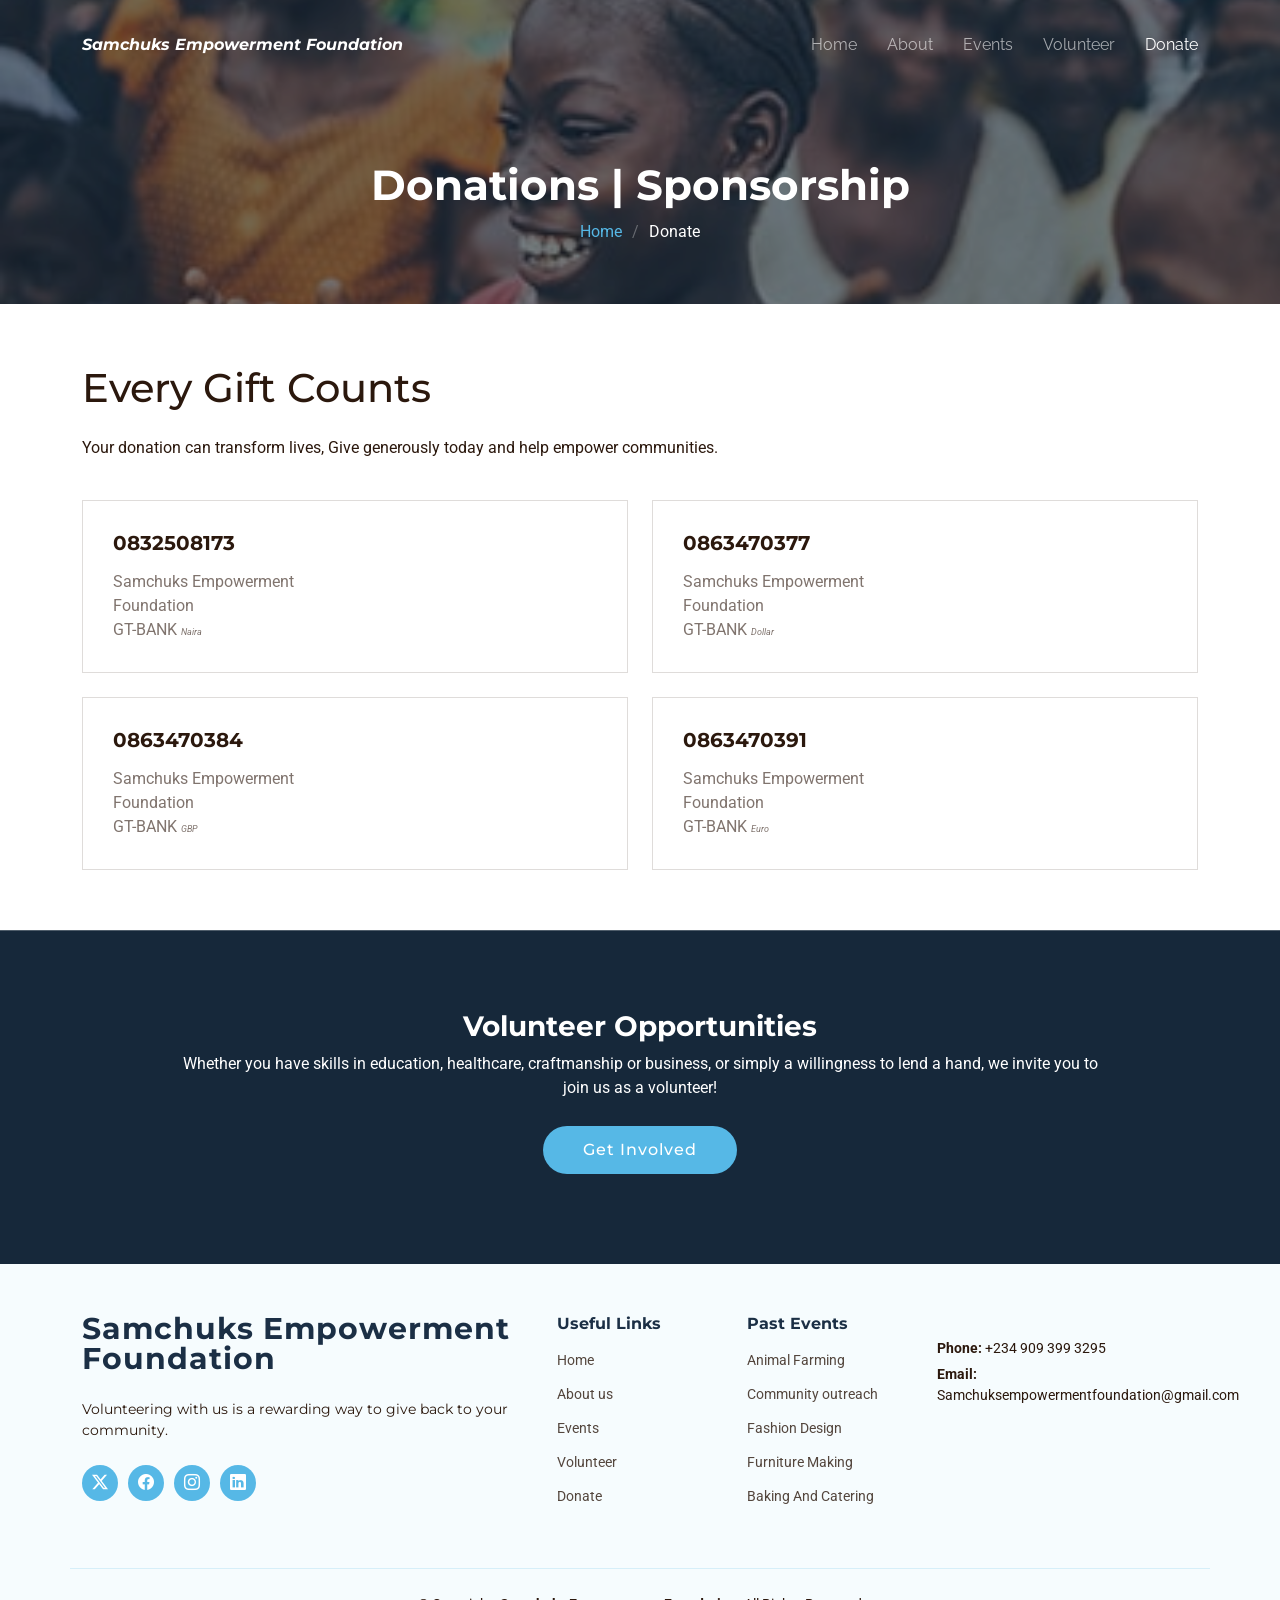
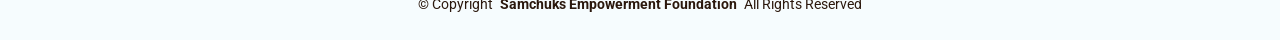
<file: donate.html>
<!DOCTYPE html>
<html lang="en">

<head>
    <meta charset="utf-8">
    <meta content="width=device-width, initial-scale=1.0" name="viewport">
    <title>Donate | Samchuks Empowerment Foundation</title>
    <meta name="description" content="">
    <meta name="keywords" content="">

    <link href="https://fonts.googleapis.com" rel="preconnect">
    <link href="https://fonts.gstatic.com" rel="preconnect" crossorigin>
    <link
        href="https://fonts.googleapis.com/css2?family=Roboto:ital,wght@0,100;0,300;0,400;0,500;0,700;0,900;1,100;1,300;1,400;1,500;1,700;1,900&family=Montserrat:ital,wght@0,100;0,200;0,300;0,400;0,500;0,600;0,700;0,800;0,900;1,100;1,200;1,300;1,400;1,500;1,600;1,700;1,800;1,900&family=Raleway:ital,wght@0,100;0,200;0,300;0,400;0,500;0,600;0,700;0,800;0,900;1,100;1,200;1,300;1,400;1,500;1,600;1,700;1,800;1,900&display=swap"
        rel="stylesheet">

    <link href="assets/vendor/bootstrap/css/bootstrap.min.css" rel="stylesheet">
    <link href="assets/vendor/bootstrap-icons/bootstrap-icons.css" rel="stylesheet">
    <link href="assets/vendor/aos/aos.css" rel="stylesheet">
    <link href="assets/vendor/glightbox/css/glightbox.min.css" rel="stylesheet">
    <link href="assets/vendor/swiper/swiper-bundle.min.css" rel="stylesheet">

    <link href="assets/css/main.css" rel="stylesheet">
</head>

<body>
    <header id="header" class="header d-flex align-items-center fixed-top">
        <div class="container-fluid container-xl position-relative d-flex align-items-center justify-content-between">

            <a href="index.html" class="logo d-flex align-items-center">
                <h1 class="sitename fst-italic d-lg-none" style="font-size: small;">
                    Samchuks Empowerment Foundation
                </h1>
                <h1 class="sitename fst-italic d-none d-lg-block fs-6">
                    Samchuks Empowerment Foundation
                </h1>
            </a>

            <nav id="navmenu" class="navmenu">
                <ul>
                    <li><a href="index.html">Home</a></li>
                    <li><a href="about.html">About</a></li>
                    <li><a href="events.html">Events</a></li>
                    <li><a href="volunteer.html">Volunteer</a></li>
                    <li><a href="donate.html" class="active">Donate</a></li>
                </ul>
                <i class="mobile-nav-toggle d-xl-none bi bi-list"></i>
            </nav>

        </div>
    </header>

    <main class="main">

        <div class="page-title dark-background" data-aos="fade"
            style="background-image: url('assets/img/new/causes-2.jpg');">
            <div class="container">
                <h1>Donations | Sponsorship</h1>
                <nav class="breadcrumbs">
                    <ol>
                        <li><a href="index.html">Home</a></li>
                        <li class="current">Donate</li>
                    </ol>
                </nav>
            </div>
        </div>

        <section id="service-cards" class="service-cards section">

            <div class="container">

                <div class="row gy-4">
                    <h1 class="card-title">Every Gift Counts</h1>
                    <p>Your donation can transform lives, Give generously today and help empower communities.</p>
                    <div class="col-lg-6" data-aos="fade-up" data-aos-delay="100">
                        <div class="card-item">
                            <div class="row">
                                <div class="col-xl-7 d-flex align-items-center">
                                    <div class="card-body">
                                        <h4 class="card-title">0832508173</h4>
                                        <p>Samchuks Empowerment Foundation</p>
                                        <p>GT-BANK <span class="fst-italic" style="font-size: xx-small;">Naira</span>
                                        </p>
                                    </div>
                                </div>
                            </div>
                        </div>
                    </div>

                    <div class="col-lg-6" data-aos="fade-up" data-aos-delay="100">
                        <div class="card-item">
                            <div class="row">
                                <div class="col-xl-7 d-flex align-items-center">
                                    <div class="card-body">
                                        <h4 class="card-title">0863470377</h4>
                                        <p>Samchuks Empowerment Foundation</p>
                                        <p>GT-BANK <span class="fst-italic" style="font-size: xx-small;">Dollar</span>
                                        </p>
                                    </div>
                                </div>
                            </div>
                        </div>
                    </div>

                    <div class="col-lg-6" data-aos="fade-up" data-aos-delay="100">
                        <div class="card-item">
                            <div class="row">
                                <div class="col-xl-7 d-flex align-items-center">
                                    <div class="card-body">
                                        <h4 class="card-title">0863470384</h4>
                                        <p>Samchuks Empowerment Foundation</p>
                                        <p>GT-BANK <span class="fst-italic" style="font-size: xx-small;">GBP</span></p>
                                    </div>
                                </div>
                            </div>
                        </div>
                    </div>

                    <div class="col-lg-6" data-aos="fade-up" data-aos-delay="100">
                        <div class="card-item">
                            <div class="row">
                                <div class="col-xl-7 d-flex align-items-center">
                                    <div class="card-body">
                                        <h4 class="card-title">0863470391</h4>
                                        <p>Samchuks Empowerment Foundation</p>
                                        <p>GT-BANK <span class="fst-italic" style="font-size: xx-small;">Euro</span></p>
                                    </div>
                                </div>
                            </div>
                        </div>
                    </div>

                </div>

            </div>

        </section>

        <section id="call-to-action" class="call-to-action section dark-background">

            <img src="assets/img/new/vol.jpeg" alt="">

            <div class="container">
                <div class="row justify-content-center" data-aos="zoom-in" data-aos-delay="100">
                    <div class="col-xl-10">
                        <div class="text-center">
                            <h3>Volunteer Opportunities</h3>
                            <p>Whether you have skills in education, healthcare, craftmanship or business, or simply a
                                willingness to lend a hand, we invite you to join us as a volunteer!</p>
                            <a class="cta-btn" href="volunteer.html">Get Involved</a>
                        </div>
                    </div>
                </div>
            </div>

        </section>

    </main>

    <footer id="footer" class="footer light-background">

        <div class="footer-top">
            <div class="container">
                <div class="row gy-4">
                    <div class="col-lg-5 col-md-12 footer-about">
                        <a href="index.html" class="logo d-flex align-items-center">
                            <span class="sitename">
                                Samchuks Empowerment Foundation
                            </span>
                        </a>
                        <p>Volunteering with us is a rewarding way to give back to your community.</p>
                        <div class="social-links d-flex mt-4">
                            <a href="javascript:void(0)"><i class="bi bi-twitter-x"></i></a>
                            <a href="javascript:void(0)"><i class="bi bi-facebook"></i></a>
                            <a href="javascript:void(0)"><i class="bi bi-instagram"></i></a>
                            <a href="javascript:void(0)"><i class="bi bi-linkedin"></i></a>
                        </div>
                    </div>

                    <div class="col-lg-2 col-6 footer-links">
                        <h4>Useful Links</h4>
                        <ul>
                            <li><a href="index.html">Home</a></li>
                            <li><a href="about.html">About us</a></li>
                            <li><a href="events.html">Events</a></li>
                            <li><a href="volunteer.html">Volunteer</a></li>
                            <li><a href="donate.html">Donate</a></li>
                        </ul>
                    </div>

                    <div class="col-lg-2 col-6 footer-links">
                        <h4>Past Events</h4>
                        <ul>
                            <li><a href="events.html#animal">Animal Farming</a></li>
                            <li><a href="events.html#outreach">Community outreach</a></li>
                            <li><a href="events.html#fashion">Fashion Design</a></li>
                            <li><a href="events.html#furniture">Furniture Making</a></li>
                            <li><a href="events.html#baking">Baking And Catering</a></li>
                        </ul>
                    </div>

                    <div class="col-lg-3 col-md-12 footer-contact text-center text-md-start">
                        <p class="mt-4"><strong>Phone:</strong> <span>+234 909 399 3295</span></p>
                        <p><strong>Email:</strong> <span>Samchuksempowermentfoundation@gmail.com</span></p>
                    </div>

                </div>
            </div>
        </div>

        <div class="container copyright text-center">
            <p>© <span>Copyright</span> <strong class="px-1 sitename">
                    Samchuks Empowerment Foundation
                </strong> <span>All Rights Reserved</span></p>
        </div>

    </footer>

    <a href="#" id="scroll-top" class="scroll-top d-flex align-items-center justify-content-center"><i
            class="bi bi-arrow-up-short"></i></a>

    <div id="preloader"></div>

    <script src="assets/vendor/bootstrap/js/bootstrap.bundle.min.js"></script>
    <script src="assets/vendor/aos/aos.js"></script>
    <script src="assets/vendor/glightbox/js/glightbox.min.js"></script>
    <script src="assets/vendor/swiper/swiper-bundle.min.js"></script>
    <script src="assets/vendor/imagesloaded/imagesloaded.pkgd.min.js"></script>
    <script src="assets/vendor/isotope-layout/isotope.pkgd.min.js"></script>
    <script src="assets/js/main.js"></script>

</body>

</html>
</file>
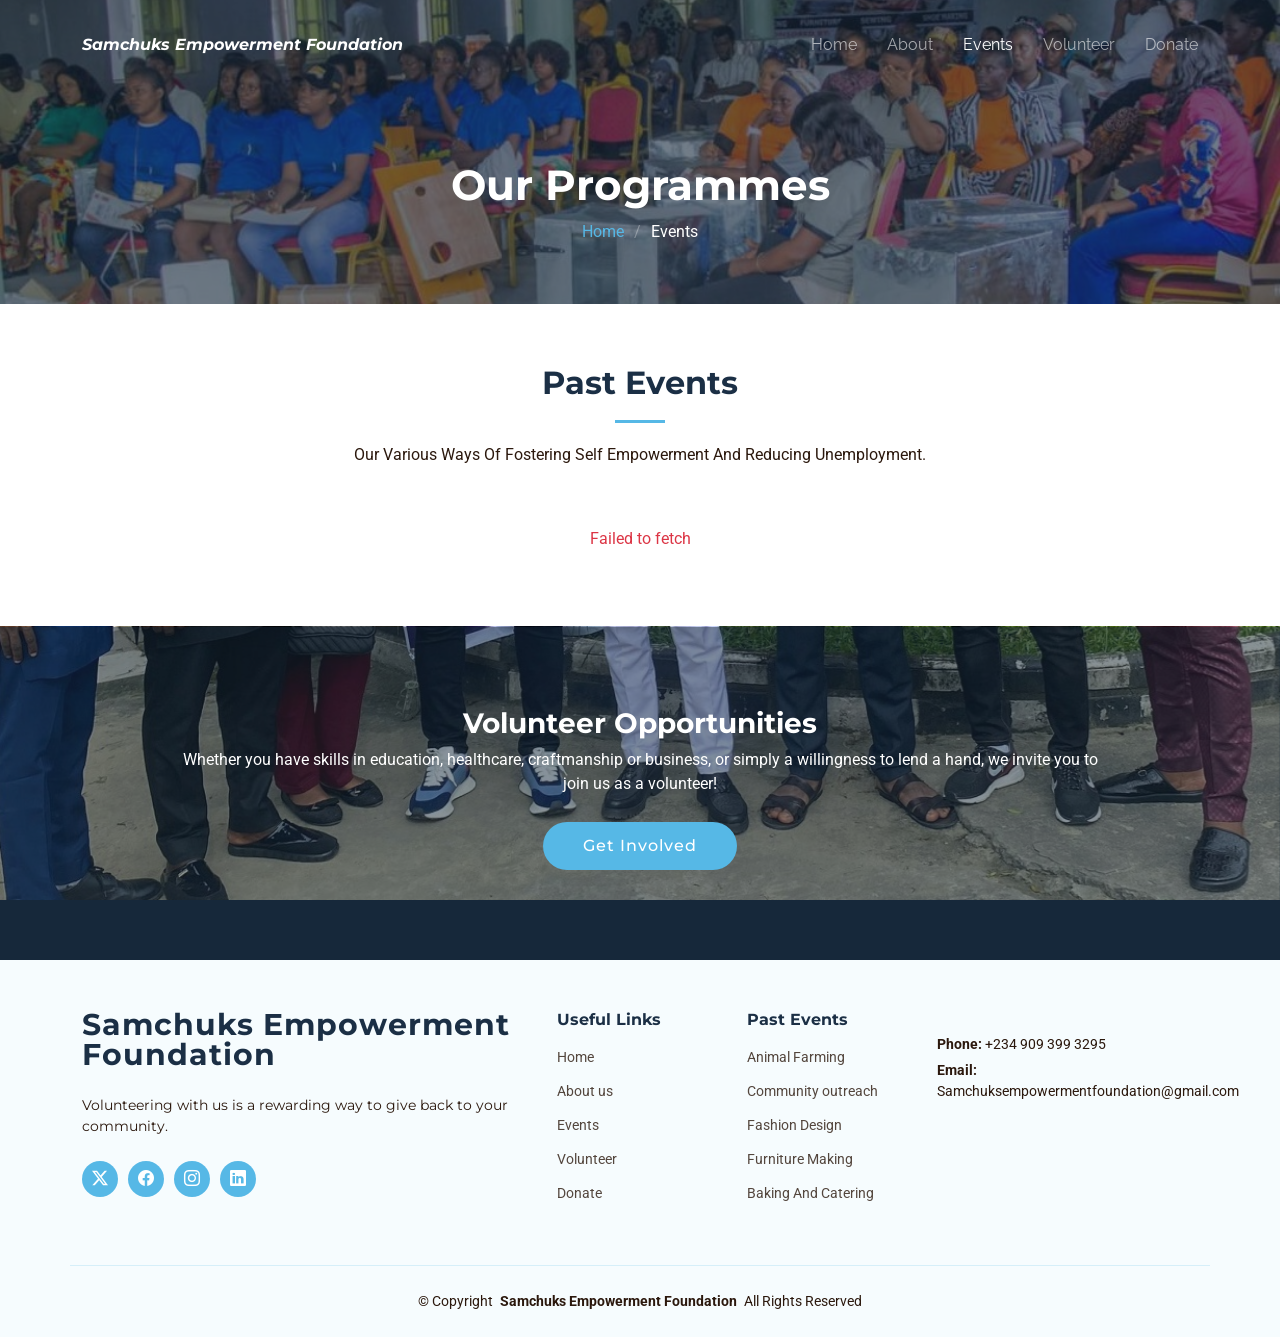
<file: events.html>
<!DOCTYPE html>
<html lang="en">

<head>
    <meta charset="utf-8">
    <meta content="width=device-width, initial-scale=1.0" name="viewport">
    <title>Events | Samchuks Empowerment Foundation</title>
    <meta name="description" content="">
    <meta name="keywords" content="">

    <link href="https://fonts.googleapis.com" rel="preconnect">
    <link href="https://fonts.gstatic.com" rel="preconnect" crossorigin>
    <link
        href="https://fonts.googleapis.com/css2?family=Roboto:ital,wght@0,100;0,300;0,400;0,500;0,700;0,900;1,100;1,300;1,400;1,500;1,700;1,900&family=Montserrat:ital,wght@0,100;0,200;0,300;0,400;0,500;0,600;0,700;0,800;0,900;1,100;1,200;1,300;1,400;1,500;1,600;1,700;1,800;1,900&family=Raleway:ital,wght@0,100;0,200;0,300;0,400;0,500;0,600;0,700;0,800;0,900;1,100;1,200;1,300;1,400;1,500;1,600;1,700;1,800;1,900&display=swap"
        rel="stylesheet">

    <link href="assets/vendor/bootstrap/css/bootstrap.min.css" rel="stylesheet">
    <link href="assets/vendor/bootstrap-icons/bootstrap-icons.css" rel="stylesheet">
    <link href="assets/vendor/aos/aos.css" rel="stylesheet">
    <link href="assets/vendor/glightbox/css/glightbox.min.css" rel="stylesheet">
    <link href="assets/vendor/swiper/swiper-bundle.min.css" rel="stylesheet">

    <link href="assets/css/main.css" rel="stylesheet">
</head>

<body>
    <header id="header" class="header d-flex align-items-center fixed-top">
        <div class="container-fluid container-xl position-relative d-flex align-items-center justify-content-between">

            <a href="index.html" class="logo d-flex align-items-center">
                <h1 class="sitename fst-italic d-lg-none" style="font-size: small;">
                    Samchuks Empowerment Foundation
                </h1>
                <h1 class="sitename fst-italic d-none d-lg-block fs-6">
                    Samchuks Empowerment Foundation
                </h1>
            </a>

            <nav id="navmenu" class="navmenu">
                <ul>
                    <li><a href="index.html">Home</a></li>
                    <li><a href="about.html">About</a></li>
                    <li><a href="events.html" class="active">Events</a></li>
                    <li><a href="volunteer.html">Volunteer</a></li>
                    <li><a href="donate.html">Donate</a></li>
                </ul>
                <i class="mobile-nav-toggle d-xl-none bi bi-list"></i>
            </nav>

        </div>
    </header>

    <main class="main">

        <div class="page-title dark-background" data-aos="fade"
            style="background-image: url('assets/img/new/event.jpeg');">
            <div class="container">
                <h1>Our Programmes</h1>
                <nav class="breadcrumbs">
                    <ol>
                        <li><a href="index.html">Home</a></li>
                        <li class="current">Events</li>
                    </ol>
                </nav>
            </div>
        </div>

        <section id="portfolio-details" class="portfolio-details section">
            <div class="container section-title" data-aos="fade-up">
                <h2>Past Events</h2>
                <p>Our Various Ways Of Fostering Self Empowerment And Reducing Unemployment.</p>
            </div><!-- End Section Title -->
            <div id="events-list" data-event-list><p class="text-center">Loading events...</p></div>
        </section>

        <section id="call-to-action" class="call-to-action section dark-background">

            <img src="assets/img/new/vol.jpeg" alt="">

            <div class="container">
                <div class="row justify-content-center" data-aos="zoom-in" data-aos-delay="100">
                    <div class="col-xl-10">
                        <div class="text-center">
                            <h3>Volunteer Opportunities</h3>
                            <p>Whether you have skills in education, healthcare, craftmanship or business, or simply a
                                willingness to lend a hand, we invite you to join us as a volunteer!</p>
                            <a class="cta-btn" href="volunteer.html">Get Involved</a>
                        </div>
                    </div>
                </div>
            </div>

        </section>

    </main>

    <footer id="footer" class="footer light-background">

        <div class="footer-top">
            <div class="container">
                <div class="row gy-4">
                    <div class="col-lg-5 col-md-12 footer-about">
                        <a href="index.html" class="logo d-flex align-items-center">
                            <span class="sitename">
                                Samchuks Empowerment Foundation
                            </span>
                        </a>
                        <p>Volunteering with us is a rewarding way to give back to your community.</p>
                        <div class="social-links d-flex mt-4">
                            <a href="javascript:void(0)"><i class="bi bi-twitter-x"></i></a>
                            <a href="javascript:void(0)"><i class="bi bi-facebook"></i></a>
                            <a href="javascript:void(0)"><i class="bi bi-instagram"></i></a>
                            <a href="javascript:void(0)"><i class="bi bi-linkedin"></i></a>
                        </div>
                    </div>

                    <div class="col-lg-2 col-6 footer-links">
                        <h4>Useful Links</h4>
                        <ul>
                            <li><a href="index.html">Home</a></li>
                            <li><a href="about.html">About us</a></li>
                            <li><a href="events.html">Events</a></li>
                            <li><a href="volunteer.html">Volunteer</a></li>
                            <li><a href="donate.html">Donate</a></li>
                        </ul>
                    </div>

                    <div class="col-lg-2 col-6 footer-links">
                        <h4>Past Events</h4>
                        <ul>
                            <li><a href="events.html#animal">Animal Farming</a></li>
                            <li><a href="events.html#outreach">Community outreach</a></li>
                            <li><a href="events.html#fashion">Fashion Design</a></li>
                            <li><a href="events.html#furniture">Furniture Making</a></li>
                            <li><a href="events.html#baking">Baking And Catering</a></li>
                        </ul>
                    </div>

                    <div class="col-lg-3 col-md-12 footer-contact text-center text-md-start">
                        <p class="mt-4"><strong>Phone:</strong> <span>+234 909 399 3295</span></p>
                        <p><strong>Email:</strong> <span>Samchuksempowermentfoundation@gmail.com</span></p>
                    </div>

                </div>
            </div>
        </div>

        <div class="container copyright text-center">
            <p>© <span>Copyright</span> <strong class="px-1 sitename">
                    Samchuks Empowerment Foundation
                </strong> <span>All Rights Reserved</span></p>
        </div>

    </footer>

    <a href="#" id="scroll-top" class="scroll-top d-flex align-items-center justify-content-center"><i
            class="bi bi-arrow-up-short"></i></a>

    <div id="preloader"></div>

    <script src="assets/vendor/bootstrap/js/bootstrap.bundle.min.js"></script>
    <script src="assets/vendor/aos/aos.js"></script>
    <script src="assets/vendor/glightbox/js/glightbox.min.js"></script>
    <script src="assets/vendor/swiper/swiper-bundle.min.js"></script>
    <script src="assets/vendor/imagesloaded/imagesloaded.pkgd.min.js"></script>
    <script src="assets/vendor/isotope-layout/isotope.pkgd.min.js"></script>
    <script src="assets/js/main.js"></script>
    <script src="assets/js/api-config.js"></script>
    <script src="assets/js/events.js"></script>

</body>

</html>
</file>
<file: admin/admin.css>
:root {
  color-scheme: light;
  --admin-ink: #17263a;
  --admin-muted: #778397;
  --admin-line: #edf0f5;
  --admin-primary: #3758d6;
  --admin-primary-dark: #2948bf;
  --admin-canvas: #f5f7fb;
  --admin-sidebar: #18263c;
}

* {
  box-sizing: border-box;
}

body.admin-body {
  min-width: 320px;
  margin: 0;
  background: var(--admin-canvas);
  color: var(--admin-ink);
  font-family: Inter, "Segoe UI", Roboto, Arial, sans-serif;
  font-size: 14px;
  -webkit-font-smoothing: antialiased;
}

button,
input,
select,
textarea {
  font: inherit;
}

.admin-app {
  min-height: 100vh;
}

.topbar {
  position: sticky;
  z-index: 1030;
  top: 0;
  display: flex;
  height: 72px;
  align-items: center;
  justify-content: space-between;
  padding: 0 30px;
  border-bottom: 1px solid #e9edf3;
  background: #fff;
}

.topbar-brand,
.topbar-actions,
.brand-link,
.website-link {
  display: flex;
  align-items: center;
}

.topbar-brand {
  gap: 14px;
}

.brand-link {
  gap: 10px;
  color: var(--admin-ink);
  font-size: 15px;
  text-decoration: none;
}

.brand-link:hover {
  color: var(--admin-primary);
}

.brand-link strong {
  font-weight: 750;
}

.brand-mark {
  display: inline-grid;
  width: 36px;
  height: 36px;
  flex: 0 0 36px;
  place-items: center;
  border-radius: 12px;
  background: #eaf0ff;
  color: var(--admin-primary);
  font-size: 17px;
}

.topbar-actions {
  gap: 18px;
}

.website-link {
  gap: 8px;
  color: #59677b;
  font-size: 13px;
  font-weight: 600;
  text-decoration: none;
}

.website-link:hover,
.sidebar-site-link:hover {
  color: var(--admin-primary);
}

.topbar-divider {
  width: 1px;
  height: 28px;
  background: var(--admin-line);
}

.admin-avatar {
  display: grid;
  width: 34px;
  height: 34px;
  place-items: center;
  border: 1px solid #e6eaf1;
  border-radius: 50%;
  background: #f4f6fa;
  color: #57667a;
  font-size: 17px;
}

.admin-email {
  max-width: 220px;
  overflow: hidden;
  color: #46546a;
  font-size: 13px;
  font-weight: 600;
  text-overflow: ellipsis;
  white-space: nowrap;
}

.icon-button {
  display: inline-grid;
  width: 38px;
  height: 38px;
  flex: 0 0 38px;
  place-items: center;
  border: 1px solid transparent;
  border-radius: 11px;
  background: transparent;
  color: #56647a;
  font-size: 20px;
  transition: background .18s ease, color .18s ease, border-color .18s ease;
}

.icon-button:hover {
  border-color: #e8ecf4;
  background: #f5f7fb;
  color: var(--admin-primary);
}

.sidebar-toggle {
  display: none;
}

.logout-button {
  display: inline-flex;
  align-items: center;
  gap: 8px;
  padding: 9px 13px;
  border: 1px solid #e9edf3;
  border-radius: 10px;
  background: #fff;
  color: #59677b;
  font-size: 12px;
  font-weight: 650;
}

.logout-button:hover {
  border-color: #f3d8d8;
  background: #fff8f8;
  color: #c44545;
}

.admin-layout {
  display: flex;
  min-height: calc(100vh - 72px);
}

.sidebar {
  position: fixed;
  z-index: 1020;
  top: 72px;
  bottom: 0;
  left: 0;
  display: flex;
  width: 250px;
  flex-direction: column;
  padding: 30px 18px 18px;
  background: var(--admin-sidebar);
  color: #c7d0df;
}

.sidebar-label {
  margin: 2px 12px 13px;
  color: #79869b;
  font-size: 10px;
  font-weight: 750;
  letter-spacing: 1.2px;
}

.sidebar-nav {
  display: grid;
  gap: 5px;
}

.sidebar-link {
  display: flex;
  min-height: 46px;
  align-items: center;
  gap: 12px;
  padding: 0 12px;
  border: 1px solid transparent;
  border-radius: 10px;
  color: #aab6c8;
  font-size: 13px;
  font-weight: 600;
  text-decoration: none;
  transition: background .18s ease, color .18s ease;
}

.sidebar-link > i {
  width: 18px;
  color: #92a0b5;
  font-size: 17px;
}

.sidebar-link:hover {
  background: rgb(255 255 255 / 6%);
  color: #fff;
}

.sidebar-link.active {
  border-color: rgb(126 154 255 / 15%);
  background: #2b3c5b;
  color: #fff;
}

.sidebar-link.active > i {
  color: #9fb3ff;
}

.nav-count {
  display: grid;
  min-width: 23px;
  height: 22px;
  place-items: center;
  margin-left: auto;
  padding: 0 6px;
  border-radius: 7px;
  background: rgb(255 255 255 / 9%);
  color: #d9e2f0;
  font-size: 11px;
}

.sidebar-spacer {
  flex: 1;
  min-height: 28px;
}

.sidebar-tip {
  position: relative;
  margin: 0 0 17px;
  padding: 16px 14px 14px;
  border: 1px solid rgb(255 255 255 / 8%);
  border-radius: 12px;
  background: rgb(255 255 255 / 5%);
}

.tip-icon {
  display: grid;
  width: 29px;
  height: 29px;
  place-items: center;
  margin-bottom: 12px;
  border-radius: 9px;
  background: rgb(255 255 255 / 10%);
  color: #f4d58b;
}

.sidebar-tip strong {
  color: #fff;
  font-size: 12px;
}

.sidebar-tip p {
  margin: 6px 0 0;
  color: #9facc0;
  font-size: 11px;
  line-height: 1.55;
}

.sidebar-site-link {
  display: flex;
  align-items: center;
  gap: 9px;
  padding: 13px 8px;
  border-bottom: 1px solid rgb(255 255 255 / 9%);
  color: #b9c4d4;
  font-size: 11px;
  font-weight: 600;
  text-decoration: none;
}

.sidebar-footer {
  padding: 15px 8px 0;
  color: #738198;
  font-size: 10px;
}

.workspace {
  width: calc(100% - 250px);
  min-width: 0;
  margin-left: 250px;
  padding: 38px clamp(22px, 4vw, 58px) 24px;
}

.welcome-row {
  display: flex;
  align-items: flex-end;
  justify-content: space-between;
  gap: 24px;
  margin-bottom: 26px;
}

.breadcrumb-label {
  display: flex;
  align-items: center;
  gap: 9px;
  margin-bottom: 10px;
  color: #98a2b1;
  font-size: 11px;
}

.breadcrumb-label i {
  font-size: 9px;
}

.breadcrumb-label strong {
  color: #56647a;
  font-weight: 650;
}

.welcome-row h1 {
  margin: 0;
  color: var(--admin-ink);
  font-size: clamp(25px, 3vw, 31px);
  font-weight: 750;
  letter-spacing: -.8px;
}

.page-subtitle {
  margin: 7px 0 0;
  color: var(--admin-muted);
  font-size: 13px;
}

.btn-primary {
  border-color: var(--admin-primary);
  background: var(--admin-primary);
  box-shadow: 0 5px 12px rgb(55 88 214 / 15%);
}

.btn-primary:hover,
.btn-primary:focus-visible {
  border-color: var(--admin-primary-dark);
  background: var(--admin-primary-dark);
}

.add-event-button {
  display: inline-flex;
  min-height: 43px;
  align-items: center;
  gap: 9px;
  padding: 0 17px;
  border-radius: 10px;
  font-size: 12px;
  font-weight: 650;
  white-space: nowrap;
}

.stats-grid {
  display: grid;
  grid-template-columns: repeat(3, minmax(0, 1fr));
  gap: 16px;
  margin-bottom: 23px;
}

.stat-card {
  position: relative;
  display: grid;
  min-height: 119px;
  grid-template-columns: 44px 1fr;
  align-content: center;
  align-items: center;
  column-gap: 13px;
  padding: 20px;
  border: 1px solid #edf0f5;
  border-radius: 14px;
  background: #fff;
  box-shadow: 0 3px 14px rgb(30 48 78 / 3%);
}

.stat-icon {
  display: grid;
  width: 43px;
  height: 43px;
  grid-row: span 2;
  place-items: center;
  border-radius: 12px;
  font-size: 18px;
}

.stat-icon-blue {
  background: #edf2ff;
  color: #4966d5;
}

.stat-icon-green {
  background: #eaf7f0;
  color: #2d9a66;
}

.stat-icon-amber {
  background: #fff5e8;
  color: #d59332;
}

.stat-label {
  display: block;
  margin-bottom: 3px;
  color: #778397;
  font-size: 11px;
  font-weight: 600;
}

.stat-value {
  color: var(--admin-ink);
  font-size: 24px;
  font-weight: 750;
  line-height: 1;
}

.stat-note {
  grid-column: 2;
  margin-top: 5px;
  color: #a0a9b7;
  font-size: 10px;
}

.events-card {
  overflow: hidden;
  border: 1px solid #edf0f5;
  border-radius: 15px;
  background: #fff;
  box-shadow: 0 4px 18px rgb(30 48 78 / 3%);
}

.events-card-header {
  display: flex;
  align-items: center;
  justify-content: space-between;
  gap: 16px;
  padding: 23px 24px 17px;
}

.events-card-header h2 {
  margin: 0;
  color: var(--admin-ink);
  font-size: 16px;
  font-weight: 720;
}

.events-card-header p {
  margin: 5px 0 0;
  color: #8b96a6;
  font-size: 11px;
}

.results-count {
  color: #8b96a6;
  font-size: 11px;
}

.table-toolbar {
  display: flex;
  align-items: center;
  gap: 10px;
  padding: 0 24px 16px;
}

.search-box,
.filter-select-wrap {
  display: flex;
  height: 38px;
  align-items: center;
  gap: 8px;
  border: 1px solid #e9edf3;
  border-radius: 9px;
  background: #fff;
  color: #8d98a8;
}

.search-box {
  width: min(330px, 100%);
  padding: 0 10px;
}

.search-box > i,
.filter-select-wrap > i {
  flex: 0 0 auto;
  font-size: 13px;
}

.search-box input {
  width: 100%;
  min-width: 0;
  border: 0;
  outline: 0;
  background: transparent;
  color: var(--admin-ink);
  font-size: 11px;
}

.search-box input::placeholder {
  color: #a4adba;
}

.search-box:focus-within,
.filter-select-wrap:focus-within {
  border-color: #aebcf4;
  box-shadow: 0 0 0 3px rgb(55 88 214 / 8%);
}

.search-box kbd {
  min-width: 19px;
  padding: 2px 5px;
  border: 1px solid #e9edf3;
  border-radius: 5px;
  background: #f8f9fb;
  color: #8994a5;
  font-family: inherit;
  font-size: 10px;
  text-align: center;
}

.filter-select-wrap {
  padding: 0 9px;
}

.filter-select-wrap .form-select {
  width: auto;
  min-width: 115px;
  padding: 0 19px 0 0;
  border: 0;
  background-color: transparent;
  color: #5e6b7e;
  font-size: 11px;
  box-shadow: none;
}

.table-responsive {
  padding: 0 12px;
}

.event-table {
  min-width: 690px;
  margin: 0;
  border-collapse: separate;
  border-spacing: 0;
}

.event-table thead th {
  padding: 12px 12px;
  border: 0;
  border-top: 1px solid #f0f2f6;
  border-bottom: 1px solid #f0f2f6;
  background: #fbfcfe;
  color: #919bab;
  font-size: 10px;
  font-weight: 700;
  letter-spacing: .35px;
  text-transform: uppercase;
  white-space: nowrap;
}

.event-table tbody td {
  padding: 14px 12px;
  border: 0;
  border-bottom: 1px solid #f0f2f6;
  background: #fff;
  color: #68758a;
  font-size: 11px;
  vertical-align: middle;
}

.event-table tbody tr:last-child td {
  border-bottom: 0;
}

.event-table tbody tr:hover td {
  background: #fcfdff;
}

.event-name-cell {
  display: flex;
  min-width: 210px;
  align-items: center;
  gap: 11px;
}

.event-thumb,
.event-thumb-placeholder {
  display: grid;
  width: 44px;
  height: 44px;
  flex: 0 0 44px;
  place-items: center;
  overflow: hidden;
  border: 1px solid #edf0f5;
  border-radius: 10px;
  background: #f2f5fb;
  color: #8090a8;
  font-size: 16px;
  object-fit: cover;
}

.event-name {
  display: block;
  max-width: 250px;
  overflow: hidden;
  color: #2d3c52;
  font-size: 11px;
  font-weight: 700;
  text-overflow: ellipsis;
  white-space: nowrap;
}

.event-meta {
  display: flex;
  flex-wrap: wrap;
  align-items: center;
  gap: 7px;
  margin-top: 4px;
  color: #9aa4b2;
  font-size: 10px;
}

.featured-pill {
  display: inline-flex;
  align-items: center;
  gap: 4px;
  color: #c08a27;
}

.category-pill {
  display: inline-flex;
  max-width: 160px;
  overflow: hidden;
  padding: 5px 8px;
  border-radius: 7px;
  background: #f3f5fa;
  color: #637087;
  font-size: 10px;
  text-overflow: ellipsis;
  white-space: nowrap;
}

.status-pill {
  display: inline-flex;
  align-items: center;
  gap: 6px;
  padding: 6px 9px;
  border-radius: 20px;
  font-size: 10px;
  font-weight: 650;
  text-transform: capitalize;
  white-space: nowrap;
}

.status-pill::before {
  width: 6px;
  height: 6px;
  border-radius: 50%;
  background: currentColor;
  content: "";
}

.status-published {
  background: #eaf7f0;
  color: #288559;
}

.status-draft {
  background: #fff5e8;
  color: #b77a1e;
}

.row-actions {
  display: flex;
  justify-content: flex-end;
  gap: 6px;
}

.row-action {
  display: inline-grid;
  width: 31px;
  height: 31px;
  place-items: center;
  border: 1px solid #e9edf3;
  border-radius: 8px;
  background: #fff;
  color: #78859a;
  font-size: 13px;
  transition: all .16s ease;
}

.row-action:hover {
  border-color: #cbd5fb;
  background: #f4f6ff;
  color: var(--admin-primary);
}

.row-action.delete:hover {
  border-color: #f1cccc;
  background: #fff5f5;
  color: #c44545;
}

.table-loading,
.table-empty {
  display: flex;
  min-height: 160px;
  flex-direction: column;
  align-items: center;
  justify-content: center;
  gap: 8px;
  color: #98a2b1;
  font-size: 12px;
  text-align: center;
}

.table-empty i {
  color: #bac4d2;
  font-size: 27px;
}

.table-empty strong {
  color: #56647a;
  font-size: 13px;
}

.table-empty span {
  max-width: 300px;
  font-size: 11px;
}

.loading-spinner {
  width: 20px;
  height: 20px;
  border: 2px solid #e4e9f2;
  border-top-color: var(--admin-primary);
  border-radius: 50%;
  animation: spin .7s linear infinite;
}

.table-footer {
  display: flex;
  justify-content: space-between;
  gap: 12px;
  padding: 13px 24px;
  border-top: 1px solid #f0f2f6;
  color: #9aa4b2;
  font-size: 10px;
}

.table-footer i {
  margin-right: 4px;
}

.workspace-footer {
  padding: 22px 2px 0;
  color: #a0a9b7;
  font-size: 10px;
  text-align: center;
}

.sidebar-overlay {
  display: none;
}

.login-screen {
  display: flex;
  min-height: 100vh;
  flex-direction: column;
  align-items: center;
  justify-content: center;
  padding: 28px 18px;
  background:
    radial-gradient(ellipse at 12% 10%, rgb(91 126 245 / 10%), transparent 34%),
    radial-gradient(ellipse at 90% 88%, rgb(83 172 138 / 9%), transparent 30%),
    #f5f7fb;
}

.login-brand {
  display: flex;
  align-items: center;
  gap: 10px;
  margin-bottom: 25px;
  color: #29384e;
  font-size: 15px;
}

.login-brand strong {
  font-weight: 750;
}

.login-card {
  width: min(100%, 430px);
  padding: 35px;
  border: 1px solid #edf0f5;
  border-radius: 18px;
  background: #fff;
  box-shadow: 0 18px 55px rgb(32 53 86 / 8%);
}

.eyebrow {
  color: var(--admin-primary);
  font-size: 9px;
  font-weight: 750;
  letter-spacing: 1.2px;
}

.login-card h1 {
  margin: 10px 0 7px;
  color: var(--admin-ink);
  font-size: 27px;
  font-weight: 750;
  letter-spacing: -.7px;
}

.login-intro {
  margin: 0 0 25px;
  color: #8994a5;
  font-size: 12px;
  line-height: 1.6;
}

.login-card .form-label,
.event-dialog .form-label {
  margin-bottom: 7px;
  color: #536176;
  font-size: 11px;
  font-weight: 650;
}

.input-icon-wrap {
  position: relative;
}

.input-icon-wrap > i {
  position: absolute;
  z-index: 1;
  top: 50%;
  left: 13px;
  color: #98a3b2;
  transform: translateY(-50%);
}

.input-icon-wrap .form-control {
  height: 44px;
  padding-left: 39px;
  border-color: #e8ecf2;
  border-radius: 9px;
  font-size: 12px;
}

.login-card .form-control:focus,
.event-dialog .form-control:focus,
.event-dialog .form-select:focus {
  border-color: #aebcf4;
  box-shadow: 0 0 0 3px rgb(55 88 214 / 9%);
}

.login-submit {
  display: flex;
  height: 45px;
  align-items: center;
  justify-content: space-between;
  padding: 0 15px;
  border-radius: 9px;
  font-size: 12px;
  font-weight: 650;
}

.login-back-link {
  display: flex;
  align-items: center;
  justify-content: center;
  gap: 7px;
  margin-top: 22px;
  color: #7f8b9c;
  font-size: 11px;
  text-decoration: none;
}

.login-back-link:hover {
  color: var(--admin-primary);
}

.login-footnote {
  display: flex;
  align-items: center;
  gap: 6px;
  margin: 19px 0 0;
  color: #9aa4b2;
  font-size: 10px;
}

.login-footnote i {
  color: #48a57a;
  font-size: 13px;
}

.event-dialog {
  width: min(760px, calc(100% - 28px));
  max-width: 760px;
  max-height: min(92vh, 900px);
  padding: 0;
  overflow: hidden;
  border: 1px solid #e9edf3;
  border-radius: 18px;
  background: #fff;
  color: var(--admin-ink);
  box-shadow: 0 22px 80px rgb(15 25 44 / 22%);
}

.event-dialog::backdrop {
  background: rgb(18 29 48 / 48%);
  backdrop-filter: blur(3px);
}

.dialog-header {
  display: flex;
  align-items: flex-start;
  justify-content: space-between;
  gap: 20px;
  padding: 24px 28px 19px;
  border-bottom: 1px solid #eff1f5;
}

.dialog-header h2 {
  margin: 6px 0 4px;
  font-size: 19px;
  font-weight: 750;
}

.dialog-header p {
  margin: 0;
  color: #8994a5;
  font-size: 11px;
}

.dialog-close {
  width: 34px;
  height: 34px;
  flex-basis: 34px;
  font-size: 15px;
}

.dialog-form-content {
  max-height: calc(92vh - 165px);
  padding: 21px 28px 25px;
  overflow-y: auto;
}

.form-section-title {
  display: flex;
  align-items: center;
  gap: 9px;
  margin-bottom: 15px;
  color: #41516a;
  font-size: 12px;
}

.form-section-title > span {
  display: grid;
  width: 23px;
  height: 23px;
  place-items: center;
  border-radius: 7px;
  background: #eef2ff;
  color: var(--admin-primary);
  font-size: 9px;
  font-weight: 750;
}

.form-section-spaced {
  margin-top: 25px;
}

.required-mark {
  color: #d35454;
}

.event-dialog .form-control,
.event-dialog .form-select {
  min-height: 40px;
  border-color: #e5e9f0;
  border-radius: 8px;
  color: #36455a;
  font-size: 11px;
}

.event-dialog textarea.form-control {
  min-height: auto;
  resize: vertical;
}

.form-hint {
  margin-top: 5px;
  color: #9aa4b2;
  font-size: 9px;
}

.upload-row {
  display: flex;
  gap: 9px;
}

.upload-row .form-control {
  min-width: 0;
  padding: 7px 10px;
}

.upload-button {
  display: inline-flex;
  align-items: center;
  gap: 7px;
  border: 1px solid #e5e9f0;
  border-radius: 8px;
  color: #617087;
  font-size: 10px;
  font-weight: 650;
}

.button-loading-spinner {
  display: inline-block;
  width: 13px;
  height: 13px;
  flex: 0 0 13px;
  border: 2px solid currentColor;
  border-right-color: transparent;
  border-radius: 50%;
  animation: spin .7s linear infinite;
}

.image-preview-grid {
  display: grid;
  grid-template-columns: repeat(auto-fill, minmax(135px, 1fr));
  gap: 10px;
  margin-top: 12px;
}

.image-preview-empty,
.preview-image-placeholder {
  color: #8994a5;
  font-size: 10px;
}

.image-preview-empty {
  margin: 0;
  padding: 12px;
  border: 1px dashed #dfe4ec;
  border-radius: 8px;
}

.image-preview-card {
  min-width: 0;
  margin: 0;
  overflow: hidden;
  border: 1px solid #e5e9f0;
  border-radius: 9px;
  background: #fff;
}

.image-preview-card > img,
.preview-image-placeholder {
  display: flex;
  width: 100%;
  height: 100px;
  align-items: center;
  justify-content: center;
  object-fit: cover;
}

.preview-image-placeholder {
  flex-direction: column;
  gap: 5px;
  padding: 8px;
  background: #f5f7fb;
  text-align: center;
}

.preview-image-placeholder i {
  font-size: 20px;
}

.image-preview-card figcaption {
  display: flex;
  align-items: center;
  justify-content: space-between;
  gap: 8px;
  padding: 7px 8px;
}

.image-preview-kind {
  overflow: hidden;
  color: #536176;
  font-size: 9px;
  font-weight: 650;
  text-overflow: ellipsis;
  white-space: nowrap;
}

.image-preview-remove {
  padding: 0;
  border: 0;
  background: transparent;
  color: #b94d4d;
  font-size: 9px;
  white-space: nowrap;
}

.image-preview-remove:hover {
  text-decoration: underline;
}

.publishing-options {
  display: grid;
  grid-template-columns: minmax(0, 1fr) minmax(0, 1fr);
  gap: 12px;
}

.featured-toggle {
  display: flex;
  min-height: 70px;
  align-items: center;
  gap: 10px;
  padding: 10px 12px;
  border: 1px solid #e7ebf2;
  border-radius: 9px;
  cursor: pointer;
}

.featured-toggle .form-check-input {
  float: none;
  flex: 0 0 auto;
  margin: 0;
}

.featured-toggle strong,
.featured-toggle small {
  display: block;
}

.featured-toggle strong {
  color: #4e5d72;
  font-size: 10px;
}

.featured-toggle small {
  margin-top: 3px;
  color: #929dad;
  font-size: 9px;
  line-height: 1.4;
}

.dialog-footer {
  display: flex;
  justify-content: flex-end;
  gap: 9px;
  padding: 15px 28px;
  border-top: 1px solid #eff1f5;
  background: #fcfcfd;
}

.dialog-footer .btn {
  min-height: 38px;
  padding: 0 15px;
  border-radius: 8px;
  font-size: 11px;
  font-weight: 650;
}

.dialog-footer .btn-light {
  border: 1px solid #e6eaf0;
  background: #fff;
  color: #667388;
}

.event-preview-dialog {
  width: min(840px, calc(100% - 28px));
  max-width: 840px;
}

.event-preview-content {
  max-height: min(72vh, 680px);
  overflow-y: auto;
}

.event-preview-content > .image-preview-empty {
  margin: 20px 28px;
}

.event-preview-gallery {
  display: grid;
  grid-template-columns: repeat(auto-fit, minmax(190px, 1fr));
  gap: 8px;
  padding: 20px 28px 0;
}

.event-preview-gallery > img {
  width: 100%;
  max-height: 280px;
  aspect-ratio: 4 / 3;
  border-radius: 10px;
  background: #f5f7fb;
  object-fit: cover;
}

.event-preview-gallery > .preview-image-placeholder {
  min-height: 150px;
  border-radius: 10px;
}

.event-preview-details {
  padding: 20px 28px 28px;
}

.event-preview-category {
  margin: 0 0 5px;
  color: var(--admin-primary);
  font-size: 10px;
  font-weight: 700;
  text-transform: uppercase;
}

.event-preview-details h3 {
  margin: 0 0 12px;
  color: var(--admin-ink);
  font-size: 20px;
  font-weight: 750;
}

.event-preview-details ul {
  display: flex;
  flex-wrap: wrap;
  gap: 8px 20px;
  margin: 0 0 15px;
  padding: 0;
  color: #5f6c80;
  font-size: 10px;
  list-style: none;
}

.event-preview-description {
  margin: 0;
  color: #5f6c80;
  font-size: 11px;
  line-height: 1.7;
  white-space: pre-line;
}

.save-event-button {
  display: inline-flex;
  align-items: center;
  gap: 7px;
}

.toast-region {
  position: fixed;
  z-index: 2000;
  right: 22px;
  bottom: 22px;
  display: grid;
  width: min(380px, calc(100vw - 32px));
  gap: 10px;
  pointer-events: none;
}

.admin-toast {
  display: grid;
  grid-template-columns: 34px minmax(0, 1fr) 25px;
  align-items: center;
  gap: 10px;
  padding: 13px 13px;
  border: 1px solid #e9edf3;
  border-radius: 12px;
  background: #fff;
  box-shadow: 0 10px 30px rgb(22 37 62 / 15%);
  opacity: 0;
  transform: translateY(9px);
  transition: opacity .2s ease, transform .2s ease;
  pointer-events: auto;
}

.admin-toast.is-visible {
  opacity: 1;
  transform: translateY(0);
}

.toast-icon {
  display: grid;
  width: 32px;
  height: 32px;
  place-items: center;
  border-radius: 9px;
  font-size: 15px;
}

.admin-toast.success .toast-icon {
  background: #eaf7f0;
  color: #27865a;
}

.admin-toast.error .toast-icon {
  background: #fff0f0;
  color: #c34949;
}

.admin-toast.info .toast-icon {
  background: #eef2ff;
  color: var(--admin-primary);
}

.toast-copy strong,
.toast-copy span {
  display: block;
}

.toast-copy strong {
  color: #34435a;
  font-size: 11px;
  font-weight: 700;
}

.toast-copy span {
  margin-top: 3px;
  color: #788498;
  font-size: 10px;
  line-height: 1.4;
  overflow-wrap: anywhere;
}

.toast-dismiss {
  display: grid;
  width: 25px;
  height: 25px;
  place-items: center;
  border: 0;
  border-radius: 7px;
  background: transparent;
  color: #9aa4b2;
  font-size: 13px;
}

.toast-dismiss:hover {
  background: #f2f4f7;
  color: #4b596d;
}

@keyframes spin {
  to { transform: rotate(360deg); }
}

@media (max-width: 1100px) {
  .workspace {
    padding-right: 28px;
    padding-left: 28px;
  }

  .stat-card {
    padding: 16px;
  }
}

@media (max-width: 820px) {
  .topbar {
    height: 64px;
    padding: 0 17px;
  }

  .sidebar-toggle {
    display: inline-grid;
  }

  .admin-layout {
    min-height: calc(100vh - 64px);
  }

  .sidebar {
    z-index: 1050;
    top: 64px;
    width: min(285px, calc(100vw - 48px));
    transform: translateX(-105%);
    transition: transform .22s ease;
  }

  .admin-app.sidebar-open .sidebar {
    transform: translateX(0);
  }

  .sidebar-overlay {
    position: fixed;
    z-index: 1040;
    inset: 64px 0 0;
    display: block;
    background: rgb(18 29 48 / 0%);
    pointer-events: none;
    transition: background .22s ease;
  }

  .admin-app.sidebar-open .sidebar-overlay {
    background: rgb(18 29 48 / 35%);
    pointer-events: auto;
  }

  .workspace {
    width: 100%;
    margin-left: 0;
    padding: 28px 24px 22px;
  }
}

@media (max-width: 600px) {
  .topbar {
    padding: 0 12px;
  }

  .topbar-brand {
    gap: 6px;
  }

  .brand-link {
    gap: 7px;
    font-size: 12px;
  }

  .brand-mark {
    width: 32px;
    height: 32px;
    flex-basis: 32px;
    border-radius: 10px;
    font-size: 15px;
  }

  .topbar-actions {
    gap: 8px;
  }

  .website-link {
    width: 33px;
    height: 33px;
    justify-content: center;
    border-radius: 8px;
    background: #f5f7fb;
  }

  .website-link span,
  .topbar-divider,
  .admin-avatar,
  .admin-email {
    display: none;
  }

  .logout-button {
    width: 34px;
    height: 34px;
    justify-content: center;
    padding: 0;
  }

  .logout-button span {
    display: none;
  }

  .workspace {
    padding: 24px 14px 18px;
  }

  .welcome-row {
    align-items: flex-start;
    flex-direction: column;
    gap: 15px;
    margin-bottom: 18px;
  }

  .add-event-button {
    min-height: 39px;
  }

  .stats-grid {
    grid-template-columns: 1fr;
    gap: 9px;
    margin-bottom: 16px;
  }

  .stat-card {
    min-height: 85px;
    grid-template-columns: 40px 1fr;
    padding: 12px 14px;
  }

  .stat-icon {
    width: 38px;
    height: 38px;
    font-size: 16px;
  }

  .stat-note {
    grid-column: 2;
    margin-top: 1px;
  }

  .events-card-header {
    align-items: flex-start;
    flex-direction: column;
    gap: 6px;
    padding: 18px 15px 14px;
  }

  .table-toolbar {
    align-items: stretch;
    flex-direction: column;
    padding: 0 15px 14px;
  }

  .search-box {
    width: 100%;
  }

  .filter-select-wrap {
    justify-content: flex-start;
  }

  .filter-select-wrap .form-select {
    flex: 1;
  }

  .table-responsive {
    padding: 0 6px;
  }

  .event-table {
    min-width: 640px;
  }

  .table-footer {
    align-items: flex-start;
    flex-direction: column;
    padding: 12px 15px;
  }

  .login-card {
    padding: 27px 22px;
  }

  .event-dialog {
    width: calc(100% - 18px);
    max-height: 96vh;
    border-radius: 14px;
  }

  .dialog-header {
    padding: 19px 17px 15px;
  }

  .dialog-form-content {
    max-height: calc(96vh - 150px);
    padding: 17px;
  }

  .dialog-footer {
    padding: 12px 17px;
  }

  .publishing-options {
    grid-template-columns: 1fr;
  }

  .toast-region {
    right: 12px;
    bottom: 12px;
    width: calc(100vw - 24px);
  }
}

@media (prefers-reduced-motion: reduce) {
  *,
  *::before,
  *::after {
    scroll-behavior: auto !important;
    animation-duration: .01ms !important;
    animation-iteration-count: 1 !important;
    transition-duration: .01ms !important;
  }
}
</file>
<file: assets/css/main.css>
/**
* Template Name: Nova
* Template URL: https://bootstrapmade.com/nova-bootstrap-business-template/
* Updated: Aug 07 2024 with Bootstrap v5.3.3
* Author: BootstrapMade.com
* License: https://bootstrapmade.com/license/
*/

/*--------------------------------------------------------------
# Font & Color Variables
# Help: https://bootstrapmade.com/color-system/
--------------------------------------------------------------*/
/* Fonts */
:root {
  --default-font: "Roboto", system-ui, -apple-system, "Segoe UI", Roboto, "Helvetica Neue", Arial, "Noto Sans", "Liberation Sans", sans-serif, "Apple Color Emoji", "Segoe UI Emoji", "Segoe UI Symbol", "Noto Color Emoji";
  --heading-font: "Montserrat", sans-serif;
  --nav-font: "Raleway", sans-serif;
}

/* Global Colors - The following color variables are used throughout the website. Updating them here will change the color scheme of the entire website */
:root {
  --background-color: #ffffff;
  /* Background color for the entire website, including individual sections */
  --default-color: #2b180d;
  /* Default color used for the majority of the text content across the entire website */
  --heading-color: #1b2f45;
  /* Color for headings, subheadings and title throughout the website */
  --accent-color: #56b8e6;
  /* Accent color that represents your brand on the website. It's used for buttons, links, and other elements that need to stand out */
  --surface-color: #ffffff;
  /* The surface color is used as a background of boxed elements within sections, such as cards, icon boxes, or other elements that require a visual separation from the global background. */
  --contrast-color: #ffffff;
  /* Contrast color for text, ensuring readability against backgrounds of accent, heading, or default colors. */
}

/* Nav Menu Colors - The following color variables are used specifically for the navigation menu. They are separate from the global colors to allow for more customization options */
:root {
  --nav-color: rgba(255, 255, 255, 0.6);
  /* The default color of the main navmenu links */
  --nav-hover-color: #ffffff;
  /* Applied to main navmenu links when they are hovered over or active */
  --nav-mobile-background-color: #ffffff;
  /* Used as the background color for mobile navigation menu */
  --nav-dropdown-background-color: #ffffff;
  /* Used as the background color for dropdown items that appear when hovering over primary navigation items */
  --nav-dropdown-color: #212529;
  /* Used for navigation links of the dropdown items in the navigation menu. */
  --nav-dropdown-hover-color: #56b8e6;
  /* Similar to --nav-hover-color, this color is applied to dropdown navigation links when they are hovered over. */
}

/* Color Presets - These classes override global colors when applied to any section or element, providing reuse of the sam color scheme. */

.light-background {
  --background-color: #f6fcfe;
  --surface-color: #ffffff;
}

.dark-background {
  --background-color: #17283b;
  --default-color: #ffffff;
  --heading-color: #ffffff;
  --surface-color: #254160;
  --contrast-color: #ffffff;
}

/* Smooth scroll */
:root {
  scroll-behavior: smooth;
}

/*--------------------------------------------------------------
# General Styling & Shared Classes
--------------------------------------------------------------*/
body {
  color: var(--default-color);
  background-color: var(--background-color);
  font-family: var(--default-font);
}

a {
  color: var(--accent-color);
  text-decoration: none;
  transition: 0.3s;
}

a:hover {
  color: color-mix(in srgb, var(--accent-color), transparent 25%);
  text-decoration: none;
}

h1,
h2,
h3,
h4,
h5,
h6 {
  color: var(--heading-color);
  font-family: var(--heading-font);
}

/* New Image Frame Styling */
:root {
  --image-frame-radius: 22px;
  --image-frame-shadow: 0 18px 42px rgba(15, 33, 53, 0.16);
}

.why-us .img-bg,
.team .team-member .member-img,
.portfolio-details .portfolio-details-slider .swiper-slide,
.recent-posts .post-box .post-img,
.blog-posts .post-img,
.blog-details .post-img {
  overflow: hidden;
  border-radius: var(--image-frame-radius);
  box-shadow: var(--image-frame-shadow);
  background: linear-gradient(180deg, #f8fbff 0%, #eaf2f9 100%);
}

.why-us .img-bg img,
.team .team-member .member-img img,
.portfolio-details .portfolio-details-slider img,
.recent-posts .post-box .post-img img,
.blog-posts .post-img img,
.blog-details .post-img img,
img.img-fluid {
  display: block;
  width: 100%;
  object-fit: contain;
  object-position: center;
  transform: scale(0.94);
  transition: transform 0.45s ease;
  background-color: #ffffff;
}

.portfolio-details .portfolio-details-slider img,
.recent-posts .post-box .post-img img,
.blog-posts .post-img img,
.blog-details .post-img img,
img.img-fluid {
  padding: 12px;
}

.why-us .img-bg img,
.team .team-member .member-img img {
  transform: scale(0.92);
}

.portfolio-details .portfolio-details-slider img {
  max-height: 420px;
}

.team .team-member:hover .member-img img,
.portfolio-details .portfolio-details-slider:hover img,
.recent-posts .post-box:hover .post-img img,
.blog-posts article:hover .post-img img,
.blog-details .article:hover .post-img img {
  transform: scale(0.98);
}

/* PHP Email Form Messages
------------------------------*/
.php-email-form .error-message {
  display: none;
  background: #df1529;
  color: #ffffff;
  text-align: left;
  padding: 15px;
  margin-bottom: 24px;
  font-weight: 600;
}

.php-email-form .sent-message {
  display: none;
  color: #ffffff;
  background: #059652;
  text-align: center;
  padding: 15px;
  margin-bottom: 24px;
  font-weight: 600;
}

.php-email-form .loading {
  display: none;
  background: var(--surface-color);
  text-align: center;
  padding: 15px;
  margin-bottom: 24px;
}

.php-email-form .loading:before {
  content: "";
  display: inline-block;
  border-radius: 50%;
  width: 24px;
  height: 24px;
  margin: 0 10px -6px 0;
  border: 3px solid var(--accent-color);
  border-top-color: var(--surface-color);
  animation: php-email-form-loading 1s linear infinite;
}

@keyframes php-email-form-loading {
  0% {
    transform: rotate(0deg);
  }

  100% {
    transform: rotate(360deg);
  }
}

/*--------------------------------------------------------------
# Global Header
--------------------------------------------------------------*/
.header {
  --background-color: rgba(255, 255, 255, 0);
  --heading-color: #ffffff;
  color: var(--default-color);
  background-color: var(--background-color);
  padding: 15px 0;
  transition: all 0.5s;
  z-index: 997;
}

.header .logo {
  line-height: 1;
}

.header .logo img {
  max-height: 32px;
  margin-right: 8px;
}

.header .logo h1 {
  font-size: 30px;
  margin: 0;
  font-weight: 700;
  color: var(--heading-color);
}

.scrolled .header {
  box-shadow: 0px 0 18px rgba(0, 0, 0, 0.1);
}

/* Global Header on Scroll
------------------------------*/
.scrolled .header {
  --background-color: rgba(23, 40, 59, 0.9);
}

/*--------------------------------------------------------------
# Navigation Menu
--------------------------------------------------------------*/
/* Navmenu - Desktop */
@media (min-width: 1200px) {
  .navmenu {
    padding: 0;
  }

  .navmenu ul {
    margin: 0;
    padding: 0;
    display: flex;
    list-style: none;
    align-items: center;
  }

  .navmenu li {
    position: relative;
  }

  .navmenu a,
  .navmenu a:focus {
    color: var(--nav-color);
    padding: 18px 15px;
    font-size: 16px;
    font-family: var(--nav-font);
    font-weight: 400;
    display: flex;
    align-items: center;
    justify-content: space-between;
    white-space: nowrap;
    transition: 0.3s;
  }

  .navmenu a i,
  .navmenu a:focus i {
    font-size: 12px;
    line-height: 0;
    margin-left: 5px;
    transition: 0.3s;
  }

  .navmenu li:last-child a {
    padding-right: 0;
  }

  .navmenu li:hover>a,
  .navmenu .active,
  .navmenu .active:focus {
    color: var(--nav-hover-color);
  }

  .navmenu .dropdown ul {
    margin: 0;
    padding: 10px 0;
    background: var(--nav-dropdown-background-color);
    display: block;
    position: absolute;
    visibility: hidden;
    left: 14px;
    top: 130%;
    opacity: 0;
    transition: 0.3s;
    border-radius: 0;
    z-index: 99;
    box-shadow: 0px 0px 30px rgba(0, 0, 0, 0.1);
  }

  .navmenu .dropdown ul li {
    min-width: 200px;
  }

  .navmenu .dropdown ul a {
    padding: 10px 20px;
    font-size: 15px;
    text-transform: none;
    color: var(--nav-dropdown-color);
  }

  .navmenu .dropdown ul a i {
    font-size: 12px;
  }

  .navmenu .dropdown ul a:hover,
  .navmenu .dropdown ul .active:hover,
  .navmenu .dropdown ul li:hover>a {
    color: var(--nav-dropdown-hover-color);
  }

  .navmenu .dropdown:hover>ul {
    opacity: 1;
    top: 100%;
    visibility: visible;
  }

  .navmenu .dropdown .dropdown ul {
    top: 0;
    left: -90%;
    visibility: hidden;
  }

  .navmenu .dropdown .dropdown:hover>ul {
    opacity: 1;
    top: 0;
    left: -100%;
    visibility: visible;
  }
}

/* Navmenu - Mobile */
@media (max-width: 1199px) {
  .mobile-nav-toggle {
    color: var(--nav-color);
    font-size: 28px;
    line-height: 0;
    margin-right: 10px;
    cursor: pointer;
    transition: color 0.3s;
  }

  .navmenu {
    padding: 0;
    z-index: 9997;
  }

  .navmenu ul {
    display: none;
    list-style: none;
    position: absolute;
    inset: 60px 20px 20px 20px;
    padding: 10px 0;
    margin: 0;
    border-radius: 6px;
    background-color: var(--nav-mobile-background-color);
    overflow-y: auto;
    transition: 0.3s;
    z-index: 9998;
    box-shadow: 0px 0px 30px rgba(0, 0, 0, 0.1);
  }

  .navmenu a,
  .navmenu a:focus {
    color: var(--nav-dropdown-color);
    padding: 10px 20px;
    font-family: var(--nav-font);
    font-size: 17px;
    font-weight: 500;
    display: flex;
    align-items: center;
    justify-content: space-between;
    white-space: nowrap;
    transition: 0.3s;
  }

  .navmenu a i,
  .navmenu a:focus i {
    font-size: 12px;
    line-height: 0;
    margin-left: 5px;
    width: 30px;
    height: 30px;
    display: flex;
    align-items: center;
    justify-content: center;
    border-radius: 50%;
    transition: 0.3s;
    background-color: color-mix(in srgb, var(--accent-color), transparent 90%);
  }

  .navmenu a i:hover,
  .navmenu a:focus i:hover {
    background-color: var(--accent-color);
    color: var(--contrast-color);
  }

  .navmenu a:hover,
  .navmenu .active,
  .navmenu .active:focus {
    color: var(--nav-dropdown-hover-color);
  }

  .navmenu .active i,
  .navmenu .active:focus i {
    background-color: var(--accent-color);
    color: var(--contrast-color);
    transform: rotate(180deg);
  }

  .navmenu .dropdown ul {
    position: static;
    display: none;
    z-index: 99;
    padding: 10px 0;
    margin: 10px 20px;
    background-color: var(--nav-dropdown-background-color);
    border: 1px solid color-mix(in srgb, var(--default-color), transparent 90%);
    box-shadow: none;
    transition: all 0.5s ease-in-out;
  }

  .navmenu .dropdown ul ul {
    background-color: rgba(33, 37, 41, 0.1);
  }

  .navmenu .dropdown>.dropdown-active {
    display: block;
    background-color: rgba(33, 37, 41, 0.03);
  }

  .mobile-nav-active {
    overflow: hidden;
  }

  .mobile-nav-active .mobile-nav-toggle {
    color: #fff;
    position: absolute;
    font-size: 32px;
    top: 15px;
    right: 15px;
    margin-right: 0;
    z-index: 9999;
  }

  .mobile-nav-active .navmenu {
    position: fixed;
    overflow: hidden;
    inset: 0;
    background: rgba(33, 37, 41, 0.8);
    transition: 0.3s;
  }

  .mobile-nav-active .navmenu>ul {
    display: block;
  }
}

/*--------------------------------------------------------------
# Global Footer
--------------------------------------------------------------*/
.footer {
  color: var(--default-color);
  background-color: var(--background-color);
  font-size: 14px;
  position: relative;
}

.footer .footer-top {
  padding-top: 50px;
}

.footer .footer-about .logo {
  line-height: 1;
  margin-bottom: 25px;
}

.footer .footer-about .logo img {
  max-height: 40px;
  margin-right: 6px;
}

.footer .footer-about .logo span {
  color: var(--heading-color);
  font-size: 30px;
  font-weight: 700;
  letter-spacing: 1px;
  font-family: var(--heading-font);
}

.footer .footer-about p {
  font-size: 14px;
  font-family: var(--heading-font);
}

.footer .social-links a {
  color: var(--contrast-color);
  background-color: var(--accent-color);
  display: flex;
  align-items: center;
  justify-content: center;
  width: 36px;
  height: 36px;
  border-radius: 50%;
  font-size: 16px;
  margin-right: 10px;
  transition: 0.3s;
}

.footer .social-links a:hover {
  color: var(--contrast-color);
  background-color: color-mix(in srgb, var(--accent-color) 90%, black 15%);
}

.footer h4 {
  font-size: 16px;
  font-weight: bold;
  position: relative;
  padding-bottom: 12px;
}

.footer .footer-links {
  margin-bottom: 30px;
}

.footer .footer-links ul {
  list-style: none;
  padding: 0;
  margin: 0;
}

.footer .footer-links ul i {
  padding-right: 2px;
  font-size: 12px;
  line-height: 0;
}

.footer .footer-links ul li {
  padding: 10px 0;
  display: flex;
  align-items: center;
}

.footer .footer-links ul li:first-child {
  padding-top: 0;
}

.footer .footer-links ul a {
  color: color-mix(in srgb, var(--default-color), transparent 20%);
  display: inline-block;
  line-height: 1;
}

.footer .footer-links ul a:hover {
  color: var(--accent-color);
}

.footer .footer-contact p {
  margin-bottom: 5px;
}

.footer .copyright {
  border-top: 1px solid color-mix(in srgb, var(--accent-color), transparent 80%);
  margin-top: 25px;
  padding-top: 25px;
  padding-bottom: 25px;
}

.footer .copyright p {
  margin-bottom: 0;
}

.footer .credits {
  margin-top: 5px;
  font-size: 13px;
}

/*--------------------------------------------------------------
# Preloader
--------------------------------------------------------------*/
#preloader {
  position: fixed;
  inset: 0;
  z-index: 9999;
  overflow: hidden;
  background-color: var(--background-color);
  transition: all 0.6s ease-out;
}

#preloader:before {
  content: "";
  position: fixed;
  top: calc(50% - 30px);
  left: calc(50% - 30px);
  border: 6px solid var(--accent-color);
  border-top-color: color-mix(in srgb, var(--accent-color), transparent 90%);
  border-radius: 50%;
  width: 60px;
  height: 60px;
  animation: animate-preloader 1s linear infinite;
}

@keyframes animate-preloader {
  0% {
    transform: rotate(0deg);
  }

  100% {
    transform: rotate(360deg);
  }
}

/*--------------------------------------------------------------
# Scroll Top Button
--------------------------------------------------------------*/
.scroll-top {
  position: fixed;
  visibility: hidden;
  opacity: 0;
  right: 15px;
  bottom: 15px;
  z-index: 99999;
  background-color: var(--accent-color);
  width: 40px;
  height: 40px;
  border-radius: 4px;
  transition: all 0.4s;
}

.scroll-top i {
  font-size: 24px;
  color: var(--contrast-color);
  line-height: 0;
}

.scroll-top:hover {
  background-color: color-mix(in srgb, var(--accent-color), transparent 20%);
  color: var(--contrast-color);
}

.scroll-top.active {
  visibility: visible;
  opacity: 1;
}

/*--------------------------------------------------------------
# Disable aos animation delay on mobile devices
--------------------------------------------------------------*/
@media screen and (max-width: 768px) {
  [data-aos-delay] {
    transition-delay: 0 !important;
  }
}

/*--------------------------------------------------------------
# Global Page Titles & Breadcrumbs
--------------------------------------------------------------*/
.page-title {
  color: var(--default-color);
  background-color: var(--background-color);
  background-size: cover;
  background-position: center;
  background-repeat: no-repeat;
  padding: 160px 0 60px 0;
  text-align: center;
  position: relative;
}

.page-title:before {
  content: "";
  background-color: color-mix(in srgb, var(--background-color), transparent 40%);
  position: absolute;
  inset: 0;
}

.page-title .container {
  position: relative;
}

.page-title h1 {
  font-size: 42px;
  font-weight: 700;
  margin-bottom: 10px;
}

.page-title .breadcrumbs ol {
  display: flex;
  flex-wrap: wrap;
  list-style: none;
  justify-content: center;
  padding: 0;
  margin: 0;
  font-size: 16px;
  font-weight: 400;
}

.page-title .breadcrumbs ol li+li {
  padding-left: 10px;
}

.page-title .breadcrumbs ol li+li::before {
  content: "/";
  display: inline-block;
  padding-right: 10px;
  color: color-mix(in srgb, var(--default-color), transparent 70%);
}

/*--------------------------------------------------------------
# Global Sections
--------------------------------------------------------------*/
section,
.section {
  color: var(--default-color);
  background-color: var(--background-color);
  padding: 60px 0;
  scroll-margin-top: 100px;
  overflow: clip;
}

@media (max-width: 1199px) {

  section,
  .section {
    scroll-margin-top: 66px;
  }
}

/*--------------------------------------------------------------
# Global Section Titles
--------------------------------------------------------------*/
.section-title {
  text-align: center;
  padding-bottom: 60px;
  position: relative;
}

.section-title h2 {
  font-size: 32px;
  font-weight: 700;
  margin-bottom: 20px;
  padding-bottom: 20px;
  position: relative;
}

.section-title h2:after {
  content: "";
  position: absolute;
  display: block;
  width: 50px;
  height: 3px;
  background: var(--accent-color);
  left: 0;
  right: 0;
  bottom: 0;
  margin: auto;
}

.section-title p {
  margin-bottom: 0;
}

/*--------------------------------------------------------------
# Hero Section
--------------------------------------------------------------*/
.hero {
  width: 100%;
  min-height: 100vh;
  position: relative;
  padding: 120px 0 60px;
  display: flex;
  align-items: center;
}

@media (min-width: 1200px) {
  .hero:after {
    position: absolute;
    content: "";
    width: 44%;
    background-image: linear-gradient(180deg, color-mix(in srgb, var(--background-color), transparent 15%), color-mix(in srgb, var(--background-color), transparent 15%) 100%), linear-gradient(180deg, rgb(0, 0, 0), rgb(0, 0, 0) 100%);
    top: 0;
    bottom: 0;
    z-index: 2;
  }
}

.hero:before {
  position: absolute;
  content: "";
  background: color-mix(in srgb, var(--background-color), transparent 40%);
  inset: 0;
  z-index: 2;
}

.hero img {
  position: absolute;
  inset: 0;
  display: block;
  width: 100%;
  height: 100%;
  object-fit: cover;
  z-index: 1;
}

.hero .container,
.hero .container-fluid {
  z-index: 3;
  position: relative;
}

.hero h1 {
  margin: 0;
  font-size: 3rem;
  font-weight: 700;
}

.hero blockquote {
  color: color-mix(in srgb, var(--default-color), transparent 20%);
  padding-left: 20px;
  border-left: 2px solid var(--accent-color);
  margin: 40px 0;
}

.hero .btn-get-started {
  color: var(--contrast-color);
  background: var(--accent-color);
  font-family: var(--heading-font);
  font-weight: 600;
  font-size: 14px;
  letter-spacing: 1px;
  display: inline-block;
  padding: 12px 30px;
  border-radius: 50px;
  transition: 0.5s;
}

.hero .btn-get-started:hover {
  background: color-mix(in srgb, var(--accent-color) 90%, white 15%);
}

.hero .btn-watch-video {
  font-size: 16px;
  transition: 0.5s;
  margin-left: 25px;
  color: var(--default-color);
  font-weight: 600;
}

.hero .btn-watch-video i {
  color: color-mix(in srgb, var(--default-color), transparent 50%);
  font-size: 32px;
  transition: 0.3s;
  line-height: 0;
  margin-right: 8px;
}

.hero .btn-watch-video:hover {
  color: var(--default-color);
}

.hero .btn-watch-video:hover i {
  color: var(--default-color);
}

@media (max-width: 640px) {
  .hero h1 {
    font-size: 28px;
    line-height: 36px;
  }

  .hero .btn-get-started,
  .hero .btn-watch-video {
    font-size: 13px;
  }
}

/*--------------------------------------------------------------
# Why Us Section
--------------------------------------------------------------*/
.why-us .img-bg {
  min-height: 500px;
  position: relative;
}

.why-us .img-bg img {
  position: absolute;
  inset: 0;
  display: block;
  width: 100%;
  height: 100%;
  object-fit: cover;
  z-index: 1;
}

.why-us .slides {
  background-color: color-mix(in srgb, var(--default-color), transparent 97%);
}

.why-us h3 {
  font-size: 24px;
  font-weight: 700;
}

.why-us h4 {
  font-size: 18px;
  font-weight: 300;
  color: color-mix(in srgb, var(--default-color), transparent 30%);
}

.why-us .swiper {
  margin: 40px 40px 20px 40px;
  overflow: hidden;
}

.why-us .swiper-wrapper {
  height: auto;
}

.why-us .swiper-button-prev:after,
.why-us .swiper-button-next:after {
  font-size: 24px;
  color: color-mix(in srgb, var(--default-color), transparent 50%);
}

.why-us .swiper-button-prev {
  left: 80px;
}

.why-us .swiper-button-next {
  right: 80px;
}

.why-us .swiper-pagination {
  margin-top: 30px;
  position: relative;
}

.why-us .swiper-pagination .swiper-pagination-bullet {
  background-color: color-mix(in srgb, var(--default-color), transparent 50%);
}

.why-us .swiper-pagination .swiper-pagination-bullet-active {
  background-color: var(--accent-color);
}

@media (max-width: 1200px) {
  .why-us .swiper {
    margin: 6px 6px 4px 6px;
  }

  .why-us .swiper-button-prev,
  .why-us .swiper-button-next {
    display: none;
  }
}

@media (max-width: 575px) {
  .why-us .swiper {
    margin: 4px 4px 2px 4px;
  }
}

/*--------------------------------------------------------------
# Services Section
--------------------------------------------------------------*/
.services .service-item {
  position: relative;
  height: 100%;
  margin-bottom: 30px;
}

.services .service-item .icon {
  margin-right: 20px;
}

.services .service-item .icon i {
  color: var(--accent-color);
  font-size: 40px;
  line-height: 0;
  transition: 0.3s;
}

.services .service-item:hover .icon i {
  color: var(--accent-color);
}

.services .service-item .title {
  color: var(--heading-color);
  font-weight: 700;
  margin-bottom: 10px;
  font-size: 20px;
  transition: 0.3s;
}

.services .service-item .description {
  font-size: 15px;
  color: color-mix(in srgb, var(--default-color), transparent 30%);
  margin-bottom: 10px;
}

.services .service-item .readmore {
  display: flex;
  align-items: center;
  color: color-mix(in srgb, var(--default-color), transparent 50%);
  transition: 0.3s;
  font-weight: 700;
  font-size: 14px;
}

.services .service-item .readmore i {
  margin-left: 8px;
}

.services .service-item:hover .title,
.services .service-item:hover .readmore,
.services .service-item:hover .icon i {
  color: var(--accent-color);
}

/*--------------------------------------------------------------
# Call To Action Section
--------------------------------------------------------------*/
.call-to-action {
  padding: 80px 0;
  position: relative;
  clip-path: inset(0);
}

.call-to-action img {
  position: fixed;
  top: 0;
  left: 0;
  display: block;
  width: 100%;
  height: 100%;
  object-fit: cover;
  z-index: 1;
}

.call-to-action:before {
  content: "";
  background: color-mix(in srgb, var(--background-color), transparent 50%);
  position: absolute;
  inset: 0;
  z-index: 2;
}

.call-to-action .container {
  position: relative;
  z-index: 3;
}

.call-to-action h3 {
  font-size: 28px;
  font-weight: 700;
  color: var(--default-color);
}

.call-to-action p {
  color: var(--default-color);
}

.call-to-action .cta-btn {
  background: var(--accent-color);
  color: var(--contrast-color);
  font-family: var(--heading-font);
  font-weight: 500;
  font-size: 16px;
  letter-spacing: 1px;
  display: inline-block;
  padding: 12px 40px;
  border-radius: 50px;
  transition: 0.5s;
  margin: 10px;
}

.call-to-action .cta-btn:hover {
  background: color-mix(in srgb, var(--accent-color) 90%, black 15%);
}

/*--------------------------------------------------------------
# Features Section
--------------------------------------------------------------*/
.features h3 {
  font-size: 32px;
  font-weight: 700;
  margin-bottom: 30px;
}

.features .icon-list i {
  margin-right: 10px;
  font-size: 24px;
  line-height: 1;
}

.features .icon-list span {
  font-size: 16px;
  color: color-mix(in srgb, var(--default-color), transparent 20%);
}

.features .phone-wrap {
  position: absolute;
  right: 0;
}

@media (max-width: 768px) {
  .features .phone-wrap {
    position: relative;
  }
}

.features .phone-wrap img {
  width: 340px;
}

@media (max-width: 992px) {
  .features .phone-wrap img {
    margin-top: 30px;
  }
}

@media (max-width: 768px) {
  .features .phone-wrap img {
    width: 100%;
  }
}

.features .details {
  margin-top: 80px;
  padding: 120px 0;
  background-color: color-mix(in srgb, var(--default-color), transparent 97%);
}

.features .details h4 {
  font-size: 32px;
  font-weight: 700;
  margin-bottom: 20px;
}

.features .details p {
  margin-bottom: 20px;
  font-size: 15px;
}

.features .details .btn-get-started {
  color: var(--contrast-color);
  background-color: var(--accent-color);
  font-family: var(--heading-font);
  display: inline-block;
  font-weight: 500;
  font-size: 15px;
  letter-spacing: 1px;
  padding: 10px 32px;
  border-radius: 50px;
  transition: 0.5s;
}

.features .details .btn-get-started:hover {
  background: color-mix(in srgb, var(--accent-color), transparent 20%);
}

/*--------------------------------------------------------------
# Recent Posts Section
--------------------------------------------------------------*/
.recent-posts .post-box {
  transition: 0.3s;
  height: 100%;
  overflow: hidden;
  position: relative;
  display: flex;
  flex-direction: column;
}

.recent-posts .post-box .post-img {
  overflow: hidden;
  position: relative;
}

.recent-posts .post-box .post-img img {
  transition: 0.5s;
}

.recent-posts .post-box .meta {
  margin-top: 15px;
}

.recent-posts .post-box .meta .post-date {
  font-size: 15px;
  font-weight: 400;
  color: var(--accent-color);
}

.recent-posts .post-box .meta .post-author {
  font-size: 15px;
  font-weight: 400;
  color: color-mix(in srgb, var(--default-color), transparent 40%);
}

.recent-posts .post-box .post-title {
  color: var(--heading-color);
  font-size: 18px;
  font-weight: 700;
  margin: 15px 0 0 0;
  position: relative;
  transition: 0.3s;
}

.recent-posts .post-box p {
  margin: 15px 0 0 0;
  color: color-mix(in srgb, var(--default-color), transparent 40%);
}

.recent-posts .post-box .readmore {
  display: flex;
  align-items: center;
  font-weight: 600;
  line-height: 1;
  transition: 0.3s;
  margin-top: 15px;
}

.recent-posts .post-box .readmore i {
  line-height: 0;
  margin-left: 4px;
  font-size: 18px;
}

.recent-posts .post-box:hover .post-title {
  color: var(--accent-color);
}

.recent-posts .post-box:hover .post-img img {
  transform: scale(1.1);
}

/*--------------------------------------------------------------
# About Section
--------------------------------------------------------------*/
.about .content h3 {
  font-size: 2rem;
  font-weight: 700;
}

.about .content p {
  margin: 30px 0;
  color: color-mix(in srgb, var(--default-color), transparent 40%);
}

.about .content ul {
  list-style: none;
  padding: 0;
}

.about .content ul li {
  padding: 0 0 15px 0;
  font-weight: 400;
  display: flex;
}

.about .content ul i {
  color: var(--accent-color);
  font-size: 1.25rem;
  line-height: 1.2;
  margin-right: 0.5rem;
}

/*--------------------------------------------------------------
# Service Cards Section
--------------------------------------------------------------*/
.service-cards .card-item {
  background-color: var(--surface-color);
  border: 1px solid color-mix(in srgb, var(--default-color), transparent 85%);
  position: relative;
  border-radius: 0;
}

.service-cards .card-item .card-bg {
  min-height: 300px;
  position: relative;
}

.service-cards .card-item .card-bg img {
  position: absolute;
  inset: 0;
  display: block;
  width: 100%;
  height: 100%;
  object-fit: cover;
  object-position: center;
  z-index: 1;
}

.service-cards .card-item .card-body {
  padding: 30px;
}

.service-cards .card-item h4 {
  font-weight: 700;
  font-size: 20px;
  margin-bottom: 15px;
}

.service-cards .card-item p {
  color: color-mix(in srgb, var(--default-color), transparent 40%);
  margin: 0;
}

/*--------------------------------------------------------------
# Testimonials Section
--------------------------------------------------------------*/
.testimonials .testimonial-item {
  background-color: var(--surface-color);
  box-shadow: 0px 0 20px rgba(0, 0, 0, 0.1);
  box-sizing: content-box;
  padding: 30px;
  margin: 40px 30px;
  min-height: 320px;
  display: flex;
  flex-direction: column;
  text-align: center;
  transition: 0.3s;
}

.testimonials .testimonial-item .stars {
  margin-bottom: 15px;
}

.testimonials .testimonial-item .stars i {
  color: #ffc107;
  margin: 0 1px;
}

.testimonials .testimonial-item .testimonial-img {
  width: 90px;
  border-radius: 50%;
  border: 4px solid var(--background-color);
  margin: 0 auto;
}

.testimonials .testimonial-item h3 {
  font-size: 18px;
  font-weight: bold;
  margin: 10px 0 5px 0;
}

.testimonials .testimonial-item h4 {
  font-size: 14px;
  color: color-mix(in srgb, var(--default-color), transparent 40%);
  margin: 0;
}

.testimonials .testimonial-item p {
  font-style: italic;
  margin: 0 auto 15px auto;
}

.testimonials .swiper-wrapper {
  height: auto;
}

.testimonials .swiper-pagination {
  margin-top: 20px;
  position: relative;
}

.testimonials .swiper-pagination .swiper-pagination-bullet {
  width: 12px;
  height: 12px;
  background-color: color-mix(in srgb, var(--default-color), transparent 85%);
  opacity: 1;
}

.testimonials .swiper-pagination .swiper-pagination-bullet-active {
  background-color: var(--accent-color);
}

.testimonials .swiper-slide {
  opacity: 0.3;
}

@media (max-width: 1199px) {
  .testimonials .swiper-slide-active {
    opacity: 1;
  }

  .testimonials .swiper-pagination {
    margin-top: 0;
  }

  .testimonials .testimonial-item {
    margin: 40px 20px;
  }
}

@media (min-width: 1200px) {
  .testimonials .swiper-slide-next {
    opacity: 1;
    transform: scale(1.12);
  }
}

/*--------------------------------------------------------------
# Service Details Section
--------------------------------------------------------------*/
.service-details .service-box {
  background-color: var(--surface-color);
  padding: 20px;
  box-shadow: 0px 2px 20px rgba(0, 0, 0, 0.1);
}

.service-details .service-box+.service-box {
  margin-top: 30px;
}

.service-details .service-box h4 {
  font-size: 20px;
  font-weight: 700;
  border-bottom: 2px solid color-mix(in srgb, var(--default-color), transparent 92%);
  padding-bottom: 15px;
  margin-bottom: 15px;
}

.service-details .services-list {
  background-color: var(--surface-color);
}

.service-details .services-list a {
  color: color-mix(in srgb, var(--default-color), transparent 20%);
  background-color: color-mix(in srgb, var(--default-color), transparent 96%);
  display: flex;
  align-items: center;
  padding: 12px 15px;
  margin-top: 15px;
  transition: 0.3s;
}

.service-details .services-list a:first-child {
  margin-top: 0;
}

.service-details .services-list a i {
  font-size: 16px;
  margin-right: 8px;
  color: var(--accent-color);
}

.service-details .services-list a.active {
  color: var(--contrast-color);
  background-color: var(--accent-color);
}

.service-details .services-list a.active i {
  color: var(--contrast-color);
}

.service-details .services-list a:hover {
  background-color: color-mix(in srgb, var(--accent-color), transparent 95%);
  color: var(--accent-color);
}

.service-details .download-catalog a {
  color: var(--default-color);
  display: flex;
  align-items: center;
  padding: 10px 0;
  transition: 0.3s;
  border-top: 1px solid color-mix(in srgb, var(--default-color), transparent 90%);
}

.service-details .download-catalog a:first-child {
  border-top: 0;
  padding-top: 0;
}

.service-details .download-catalog a:last-child {
  padding-bottom: 0;
}

.service-details .download-catalog a i {
  font-size: 24px;
  margin-right: 8px;
  color: var(--accent-color);
}

.service-details .download-catalog a:hover {
  color: var(--accent-color);
}

.service-details .help-box {
  background-color: var(--accent-color);
  color: var(--contrast-color);
  margin-top: 30px;
  padding: 30px 15px;
}

.service-details .help-box .help-icon {
  font-size: 48px;
}

.service-details .help-box h4,
.service-details .help-box a {
  color: var(--contrast-color);
}

.service-details .services-img {
  margin-bottom: 20px;
}

.service-details h3 {
  font-size: 26px;
  font-weight: 700;
}

.service-details p {
  font-size: 15px;
}

.service-details ul {
  list-style: none;
  padding: 0;
  font-size: 15px;
}

.service-details ul li {
  padding: 5px 0;
  display: flex;
  align-items: center;
}

.service-details ul i {
  font-size: 20px;
  margin-right: 8px;
  color: var(--accent-color);
}

/*--------------------------------------------------------------
# Portfolio Section
--------------------------------------------------------------*/
.portfolio .portfolio-filters {
  padding: 0;
  margin: 0 auto 20px auto;
  list-style: none;
  text-align: center;
}

.portfolio .portfolio-filters li {
  cursor: pointer;
  display: inline-block;
  padding: 0;
  font-size: 16px;
  font-weight: 600;
  margin: 0 10px;
  line-height: 1;
  text-transform: uppercase;
  margin-bottom: 5px;
  transition: all 0.3s ease-in-out;
}

.portfolio .portfolio-filters li:hover,
.portfolio .portfolio-filters li.filter-active {
  color: var(--accent-color);
}

.portfolio .portfolio-filters li:first-child {
  margin-left: 0;
}

.portfolio .portfolio-filters li:last-child {
  margin-right: 0;
}

@media (max-width: 575px) {
  .portfolio .portfolio-filters li {
    font-size: 14px;
    margin: 0 5px;
  }
}

.portfolio .portfolio-item {
  position: relative;
}

.portfolio .portfolio-item .portfolio-info {
  opacity: 0;
  position: absolute;
  left: 30px;
  right: 30px;
  bottom: 0;
  z-index: 3;
  transition: all ease-in-out 0.3s;
  background: color-mix(in srgb, var(--background-color), transparent 10%);
  padding: 15px;
}

.portfolio .portfolio-item .portfolio-info h4 {
  font-size: 18px;
  font-weight: 600;
  padding-right: 50px;
}

.portfolio .portfolio-item .portfolio-info p {
  color: color-mix(in srgb, var(--default-color), transparent 30%);
  font-size: 14px;
  margin-bottom: 0;
  padding-right: 50px;
}

.portfolio .portfolio-item .portfolio-info .preview-link,
.portfolio .portfolio-item .portfolio-info .details-link {
  position: absolute;
  right: 50px;
  font-size: 24px;
  top: calc(50% - 14px);
  color: color-mix(in srgb, var(--default-color), transparent 30%);
  transition: 0.3s;
  line-height: 0;
}

.portfolio .portfolio-item .portfolio-info .preview-link:hover,
.portfolio .portfolio-item .portfolio-info .details-link:hover {
  color: var(--accent-color);
}

.portfolio .portfolio-item .portfolio-info .details-link {
  right: 14px;
  font-size: 28px;
}

.portfolio .portfolio-item:hover .portfolio-info {
  opacity: 1;
  bottom: 20px;
}

/*--------------------------------------------------------------
# Portfolio Details Section
--------------------------------------------------------------*/
.portfolio-details .portfolio-details-slider img {
  width: 100%;
}

.portfolio-details .portfolio-details-slider .swiper-pagination {
  margin-top: 20px;
  position: relative;
}

.portfolio-details .portfolio-details-slider .swiper-pagination .swiper-pagination-bullet {
  width: 12px;
  height: 12px;
  background-color: color-mix(in srgb, var(--default-color), transparent 85%);
  opacity: 1;
}

.portfolio-details .portfolio-details-slider .swiper-pagination .swiper-pagination-bullet-active {
  background-color: var(--accent-color);
}

.portfolio-details .portfolio-info {
  background-color: var(--surface-color);
  padding: 30px;
  box-shadow: 0px 0 30px rgba(0, 0, 0, 0.1);
}

.portfolio-details .portfolio-info h3 {
  font-size: 22px;
  font-weight: 700;
  margin-bottom: 20px;
  padding-bottom: 20px;
  border-bottom: 1px solid color-mix(in srgb, var(--default-color), transparent 85%);
}

.portfolio-details .portfolio-info ul {
  list-style: none;
  padding: 0;
  font-size: 15px;
}

.portfolio-details .portfolio-info ul li+li {
  margin-top: 10px;
}

.portfolio-details .portfolio-description {
  padding-top: 30px;
}

.portfolio-details .portfolio-description h2 {
  font-size: 26px;
  font-weight: 700;
  margin-bottom: 20px;
}

.portfolio-details .portfolio-description p {
  padding: 0;
  color: color-mix(in srgb, var(--default-color), transparent 30%);
}

/*--------------------------------------------------------------
# Team Section
--------------------------------------------------------------*/
.team .team-member {
  background-color: var(--surface-color);
  overflow: hidden;
  border-radius: 5px;
  box-shadow: 0px 2px 15px rgba(0, 0, 0, 0.1);
  height: 100%;
}

.team .team-member .member-img {
  position: relative;
  overflow: hidden;
}

.team .team-member .social {
  position: absolute;
  left: 0;
  bottom: 30px;
  right: 0;
  opacity: 0;
  transition: ease-in-out 0.3s;
  text-align: center;
}

.team .team-member .social a {
  background: color-mix(in srgb, var(--contrast-color), transparent 25%);
  color: color-mix(in srgb, var(--default-color), transparent 20%);
  margin: 0 3px;
  border-radius: 4px;
  width: 36px;
  height: 36px;
  transition: ease-in-out 0.3s;
  display: inline-flex;
  justify-content: center;
  align-items: center;
}

.team .team-member .social a:hover {
  color: var(--contrast-color);
  background: var(--accent-color);
}

.team .team-member .social i {
  font-size: 18px;
  line-height: 0;
}

.team .team-member .member-info {
  padding: 25px 15px;
}

.team .team-member .member-info h4 {
  font-weight: 700;
  margin-bottom: 5px;
  font-size: 18px;
}

.team .team-member .member-info span {
  display: block;
  font-size: 13px;
  font-weight: 400;
  color: color-mix(in srgb, var(--default-color), transparent 40%);
}

.team .team-member:hover .social {
  opacity: 1;
  bottom: 15px;
}

/*--------------------------------------------------------------
# Contact Section
--------------------------------------------------------------*/
.contact {
  background-image: url("../img/contact-bg.png");
  background-position: left center;
  background-repeat: no-repeat;
  position: relative;
}

@media (max-width: 640px) {
  .contact {
    background-position: center 50px;
    background-size: contain;
  }
}

.contact:before {
  content: "";
  background: color-mix(in srgb, var(--background-color), transparent 30%);
  position: absolute;
  bottom: 0;
  top: 0;
  left: 0;
  right: 0;
}

.contact .info-item+.info-item {
  margin-top: 40px;
}

.contact .info-item i {
  background: var(--accent-color);
  color: var(--contrast-color);
  font-size: 20px;
  width: 44px;
  height: 44px;
  display: flex;
  justify-content: center;
  align-items: center;
  border-radius: 50px;
  transition: all 0.3s ease-in-out;
  margin-right: 15px;
}

.contact .info-item h3 {
  padding: 0;
  font-size: 18px;
  font-weight: 700;
  margin-bottom: 5px;
}

.contact .info-item p {
  padding: 0;
  margin-bottom: 0;
  font-size: 14px;
}

.contact .php-email-form {
  height: 100%;
}

.contact .php-email-form input[type=text],
.contact .php-email-form input[type=email],
.contact .php-email-form textarea {
  font-size: 14px;
  padding: 10px 15px;
  box-shadow: none;
  border-radius: 0;
  color: var(--default-color);
  background-color: color-mix(in srgb, var(--background-color), transparent 50%);
  border-color: color-mix(in srgb, var(--default-color), transparent 80%);
}

.contact .php-email-form input[type=text]:focus,
.contact .php-email-form input[type=email]:focus,
.contact .php-email-form textarea:focus {
  border-color: var(--accent-color);
}

.contact .php-email-form input[type=text]::placeholder,
.contact .php-email-form input[type=email]::placeholder,
.contact .php-email-form textarea::placeholder {
  color: color-mix(in srgb, var(--default-color), transparent 70%);
}

.contact .php-email-form button[type=submit] {
  color: var(--contrast-color);
  background: var(--accent-color);
  border: 0;
  padding: 10px 30px;
  transition: 0.4s;
  border-radius: 50px;
}

.contact .php-email-form button[type=submit]:hover {
  background: color-mix(in srgb, var(--accent-color), transparent 20%);
}

/*--------------------------------------------------------------
# Blog Posts Section
--------------------------------------------------------------*/
.blog-posts article {
  background-color: var(--surface-color);
  box-shadow: 0 4px 16px rgba(0, 0, 0, 0.1);
  padding: 30px;
  height: 100%;
  border-radius: 10px;
  overflow: hidden;
}

.blog-posts .post-img {
  max-height: 240px;
  margin: -30px -30px 15px -30px;
  overflow: hidden;
}

.blog-posts .post-category {
  font-size: 16px;
  color: color-mix(in srgb, var(--default-color), transparent 40%);
  margin-bottom: 10px;
}

.blog-posts .title {
  font-size: 20px;
  font-weight: 700;
  padding: 0;
  margin: 0 0 20px 0;
}

.blog-posts .title a {
  color: var(--heading-color);
  transition: 0.3s;
}

.blog-posts .title a:hover {
  color: var(--accent-color);
}

.blog-posts .post-author-img {
  width: 50px;
  border-radius: 50%;
  margin-right: 15px;
}

.blog-posts .post-author {
  font-weight: 600;
  margin-bottom: 5px;
}

.blog-posts .post-date {
  font-size: 14px;
  color: color-mix(in srgb, var(--default-color), transparent 40%);
  margin-bottom: 0;
}

/*--------------------------------------------------------------
# Blog Pagination Section
--------------------------------------------------------------*/
.blog-pagination {
  padding-top: 0;
  color: color-mix(in srgb, var(--default-color), transparent 40%);
}

.blog-pagination ul {
  display: flex;
  padding: 0;
  margin: 0;
  list-style: none;
}

.blog-pagination li {
  margin: 0 5px;
  transition: 0.3s;
}

.blog-pagination li a {
  color: color-mix(in srgb, var(--default-color), transparent 40%);
  padding: 7px 16px;
  display: flex;
  align-items: center;
  justify-content: center;
}

.blog-pagination li a.active,
.blog-pagination li a:hover {
  background: var(--accent-color);
  color: var(--contrast-color);
}

.blog-pagination li a.active a,
.blog-pagination li a:hover a {
  color: var(--contrast-color);
}

/*--------------------------------------------------------------
# Blog Details Section
--------------------------------------------------------------*/
.blog-details {
  padding-bottom: 30px;
}

.blog-details .article {
  background-color: var(--surface-color);
  padding: 30px;
  box-shadow: 0 4px 16px rgba(0, 0, 0, 0.1);
}

.blog-details .post-img {
  margin: -30px -30px 20px -30px;
  overflow: hidden;
}

.blog-details .title {
  color: var(--heading-color);
  font-size: 28px;
  font-weight: 700;
  padding: 0;
  margin: 30px 0;
}

.blog-details .content {
  margin-top: 20px;
}

.blog-details .content h3 {
  font-size: 22px;
  margin-top: 30px;
  font-weight: bold;
}

.blog-details .content blockquote {
  overflow: hidden;
  background-color: color-mix(in srgb, var(--default-color), transparent 95%);
  padding: 60px;
  position: relative;
  text-align: center;
  margin: 20px 0;
}

.blog-details .content blockquote p {
  color: var(--default-color);
  line-height: 1.6;
  margin-bottom: 0;
  font-style: italic;
  font-weight: 500;
  font-size: 22px;
}

.blog-details .content blockquote:after {
  content: "";
  position: absolute;
  left: 0;
  top: 0;
  bottom: 0;
  width: 3px;
  background-color: var(--accent-color);
  margin-top: 20px;
  margin-bottom: 20px;
}

.blog-details .meta-top {
  margin-top: 20px;
  color: color-mix(in srgb, var(--default-color), transparent 40%);
}

.blog-details .meta-top ul {
  display: flex;
  flex-wrap: wrap;
  list-style: none;
  align-items: center;
  padding: 0;
  margin: 0;
}

.blog-details .meta-top ul li+li {
  padding-left: 20px;
}

.blog-details .meta-top i {
  font-size: 16px;
  margin-right: 8px;
  line-height: 0;
  color: color-mix(in srgb, var(--default-color), transparent 40%);
}

.blog-details .meta-top a {
  color: color-mix(in srgb, var(--default-color), transparent 40%);
  font-size: 14px;
  display: inline-block;
  line-height: 1;
}

.blog-details .meta-bottom {
  padding-top: 10px;
  border-top: 1px solid color-mix(in srgb, var(--default-color), transparent 90%);
}

.blog-details .meta-bottom i {
  color: color-mix(in srgb, var(--default-color), transparent 40%);
  display: inline;
}

.blog-details .meta-bottom a {
  color: color-mix(in srgb, var(--default-color), transparent 40%);
  transition: 0.3s;
}

.blog-details .meta-bottom a:hover {
  color: var(--accent-color);
}

.blog-details .meta-bottom .cats {
  list-style: none;
  display: inline;
  padding: 0 20px 0 0;
  font-size: 14px;
}

.blog-details .meta-bottom .cats li {
  display: inline-block;
}

.blog-details .meta-bottom .tags {
  list-style: none;
  display: inline;
  padding: 0;
  font-size: 14px;
}

.blog-details .meta-bottom .tags li {
  display: inline-block;
}

.blog-details .meta-bottom .tags li+li::before {
  padding-right: 6px;
  color: var(--default-color);
  content: ",";
}

.blog-details .meta-bottom .share {
  font-size: 16px;
}

.blog-details .meta-bottom .share i {
  padding-left: 5px;
}

/*--------------------------------------------------------------
# Blog Author Section
--------------------------------------------------------------*/
.blog-author {
  padding: 10px 0 40px 0;
}

.blog-author .author-container {
  background-color: var(--surface-color);
  padding: 20px;
  box-shadow: 0 4px 16px rgba(0, 0, 0, 0.1);
}

.blog-author img {
  max-width: 120px;
  margin-right: 20px;
}

.blog-author h4 {
  font-weight: 600;
  font-size: 20px;
  margin-bottom: 0px;
  padding: 0;
  color: color-mix(in srgb, var(--default-color), transparent 20%);
}

.blog-author .social-links {
  margin: 0 10px 10px 0;
}

.blog-author .social-links a {
  color: color-mix(in srgb, var(--default-color), transparent 60%);
  margin-right: 5px;
}

.blog-author p {
  font-style: italic;
  color: color-mix(in srgb, var(--default-color), transparent 30%);
  margin-bottom: 0;
}

/*--------------------------------------------------------------
# Blog Comments Section
--------------------------------------------------------------*/
.blog-comments {
  padding: 10px 0;
}

.blog-comments .comments-count {
  font-weight: bold;
}

.blog-comments .comment {
  margin-top: 30px;
  position: relative;
}

.blog-comments .comment .comment-img {
  margin-right: 14px;
}

.blog-comments .comment .comment-img img {
  width: 60px;
}

.blog-comments .comment h5 {
  font-size: 16px;
  margin-bottom: 2px;
}

.blog-comments .comment h5 a {
  font-weight: bold;
  color: var(--default-color);
  transition: 0.3s;
}

.blog-comments .comment h5 a:hover {
  color: var(--accent-color);
}

.blog-comments .comment h5 .reply {
  padding-left: 10px;
  color: color-mix(in srgb, var(--default-color), transparent 20%);
}

.blog-comments .comment h5 .reply i {
  font-size: 20px;
}

.blog-comments .comment time {
  display: block;
  font-size: 14px;
  color: color-mix(in srgb, var(--default-color), transparent 40%);
  margin-bottom: 5px;
}

.blog-comments .comment.comment-reply {
  padding-left: 40px;
}

/*--------------------------------------------------------------
# Comment Form Section
--------------------------------------------------------------*/
.comment-form {
  padding-top: 10px;
}

.comment-form form {
  background-color: var(--surface-color);
  margin-top: 30px;
  padding: 30px;
  box-shadow: 0 4px 16px rgba(0, 0, 0, 0.1);
}

.comment-form form h4 {
  font-weight: bold;
  font-size: 22px;
}

.comment-form form p {
  font-size: 14px;
}

.comment-form form input {
  background-color: var(--surface-color);
  color: var(--default-color);
  border: 1px solid color-mix(in srgb, var(--default-color), transparent 70%);
  font-size: 14px;
  border-radius: 4px;
  padding: 10px 10px;
}

.comment-form form input:focus {
  color: var(--default-color);
  background-color: var(--surface-color);
  box-shadow: none;
  border-color: var(--accent-color);
}

.comment-form form input::placeholder {
  color: color-mix(in srgb, var(--default-color), transparent 50%);
}

.comment-form form textarea {
  background-color: var(--surface-color);
  color: var(--default-color);
  border: 1px solid color-mix(in srgb, var(--default-color), transparent 70%);
  border-radius: 4px;
  padding: 10px 10px;
  font-size: 14px;
  height: 120px;
}

.comment-form form textarea:focus {
  color: var(--default-color);
  box-shadow: none;
  border-color: var(--accent-color);
  background-color: var(--surface-color);
}

.comment-form form textarea::placeholder {
  color: color-mix(in srgb, var(--default-color), transparent 50%);
}

.comment-form form .form-group {
  margin-bottom: 25px;
}

.comment-form form .btn-primary {
  border-radius: 4px;
  padding: 10px 20px;
  border: 0;
  background-color: var(--accent-color);
  color: var(--contrast-color);
}

.comment-form form .btn-primary:hover {
  color: var(--contrast-color);
  background-color: color-mix(in srgb, var(--accent-color), transparent 20%);
}

/*--------------------------------------------------------------
# Widgets
--------------------------------------------------------------*/
.widgets-container {
  margin: 60px 0 30px 0;
}

.widget-title {
  color: var(--heading-color);
  font-size: 20px;
  font-weight: 600;
  padding: 0 0 10px 0;
  margin: 0 0 20px 0;
  position: relative;
}

.widget-title:before {
  content: "";
  position: absolute;
  display: block;
  height: 2px;
  background: color-mix(in srgb, var(--default-color), transparent 90%);
  left: 0;
  right: 0;
  bottom: 1px;
}

.widget-title:after {
  content: "";
  position: absolute;
  display: block;
  width: 40px;
  height: 2px;
  background: var(--accent-color);
  left: 0;
  bottom: 1px;
}

.widget-item {
  margin-bottom: 40px;
}

.widget-item:last-child {
  margin-bottom: 0;
}

.search-widget form {
  background: var(--background-color);
  border: 1px solid color-mix(in srgb, var(--default-color), transparent 70%);
  padding: 3px 10px;
  position: relative;
  transition: 0.3s;
}

.search-widget form input[type=text] {
  border: 0;
  padding: 4px;
  border-radius: 4px;
  width: calc(100% - 40px);
  background-color: var(--background-color);
  color: var(--default-color);
}

.search-widget form input[type=text]:focus {
  outline: none;
}

.search-widget form button {
  background: var(--accent-color);
  color: var(--contrast-color);
  position: absolute;
  top: 0;
  right: 0;
  bottom: 0;
  border: 0;
  font-size: 16px;
  padding: 0 15px;
  margin: -1px;
  transition: 0.3s;
  border-radius: 0 4px 4px 0;
  line-height: 0;
}

.search-widget form button i {
  line-height: 0;
}

.search-widget form button:hover {
  background: color-mix(in srgb, var(--accent-color), transparent 20%);
}

.search-widget form:is(:focus-within) {
  border-color: var(--accent-color);
}

.categories-widget ul {
  list-style: none;
  padding: 0;
  margin: 0;
}

.categories-widget ul li {
  padding-bottom: 10px;
}

.categories-widget ul li:last-child {
  padding-bottom: 0;
}

.categories-widget ul a {
  color: color-mix(in srgb, var(--default-color), transparent 20%);
  transition: 0.3s;
}

.categories-widget ul a:hover {
  color: var(--accent-color);
}

.categories-widget ul a span {
  padding-left: 5px;
  color: color-mix(in srgb, var(--default-color), transparent 50%);
  font-size: 14px;
}

.recent-posts-widget .post-item {
  display: flex;
  margin-bottom: 15px;
}

.recent-posts-widget .post-item:last-child {
  margin-bottom: 0;
}

.recent-posts-widget .post-item img {
  width: 80px;
  margin-right: 15px;
}

.recent-posts-widget .post-item h4 {
  font-size: 15px;
  font-weight: bold;
  margin-bottom: 5px;
}

.recent-posts-widget .post-item h4 a {
  color: var(--default-color);
  transition: 0.3s;
}

.recent-posts-widget .post-item h4 a:hover {
  color: var(--accent-color);
}

.recent-posts-widget .post-item time {
  display: block;
  font-style: italic;
  font-size: 14px;
  color: color-mix(in srgb, var(--default-color), transparent 50%);
}

.tags-widget {
  margin-bottom: -10px;
}

.tags-widget ul {
  list-style: none;
  padding: 0;
  margin: 0;
}

.tags-widget ul li {
  display: inline-block;
}

.tags-widget ul a {
  background-color: color-mix(in srgb, var(--default-color), transparent 94%);
  color: color-mix(in srgb, var(--default-color), transparent 30%);
  border-radius: 50px;
  font-size: 14px;
  padding: 5px 15px;
  margin: 0 6px 8px 0;
  display: inline-block;
  transition: 0.3s;
}

.tags-widget ul a:hover {
  background: var(--accent-color);
  color: var(--contrast-color);
}

.tags-widget ul a span {
  padding-left: 5px;
  color: color-mix(in srgb, var(--default-color), transparent 60%);
  font-size: 14px;
}
</file>
